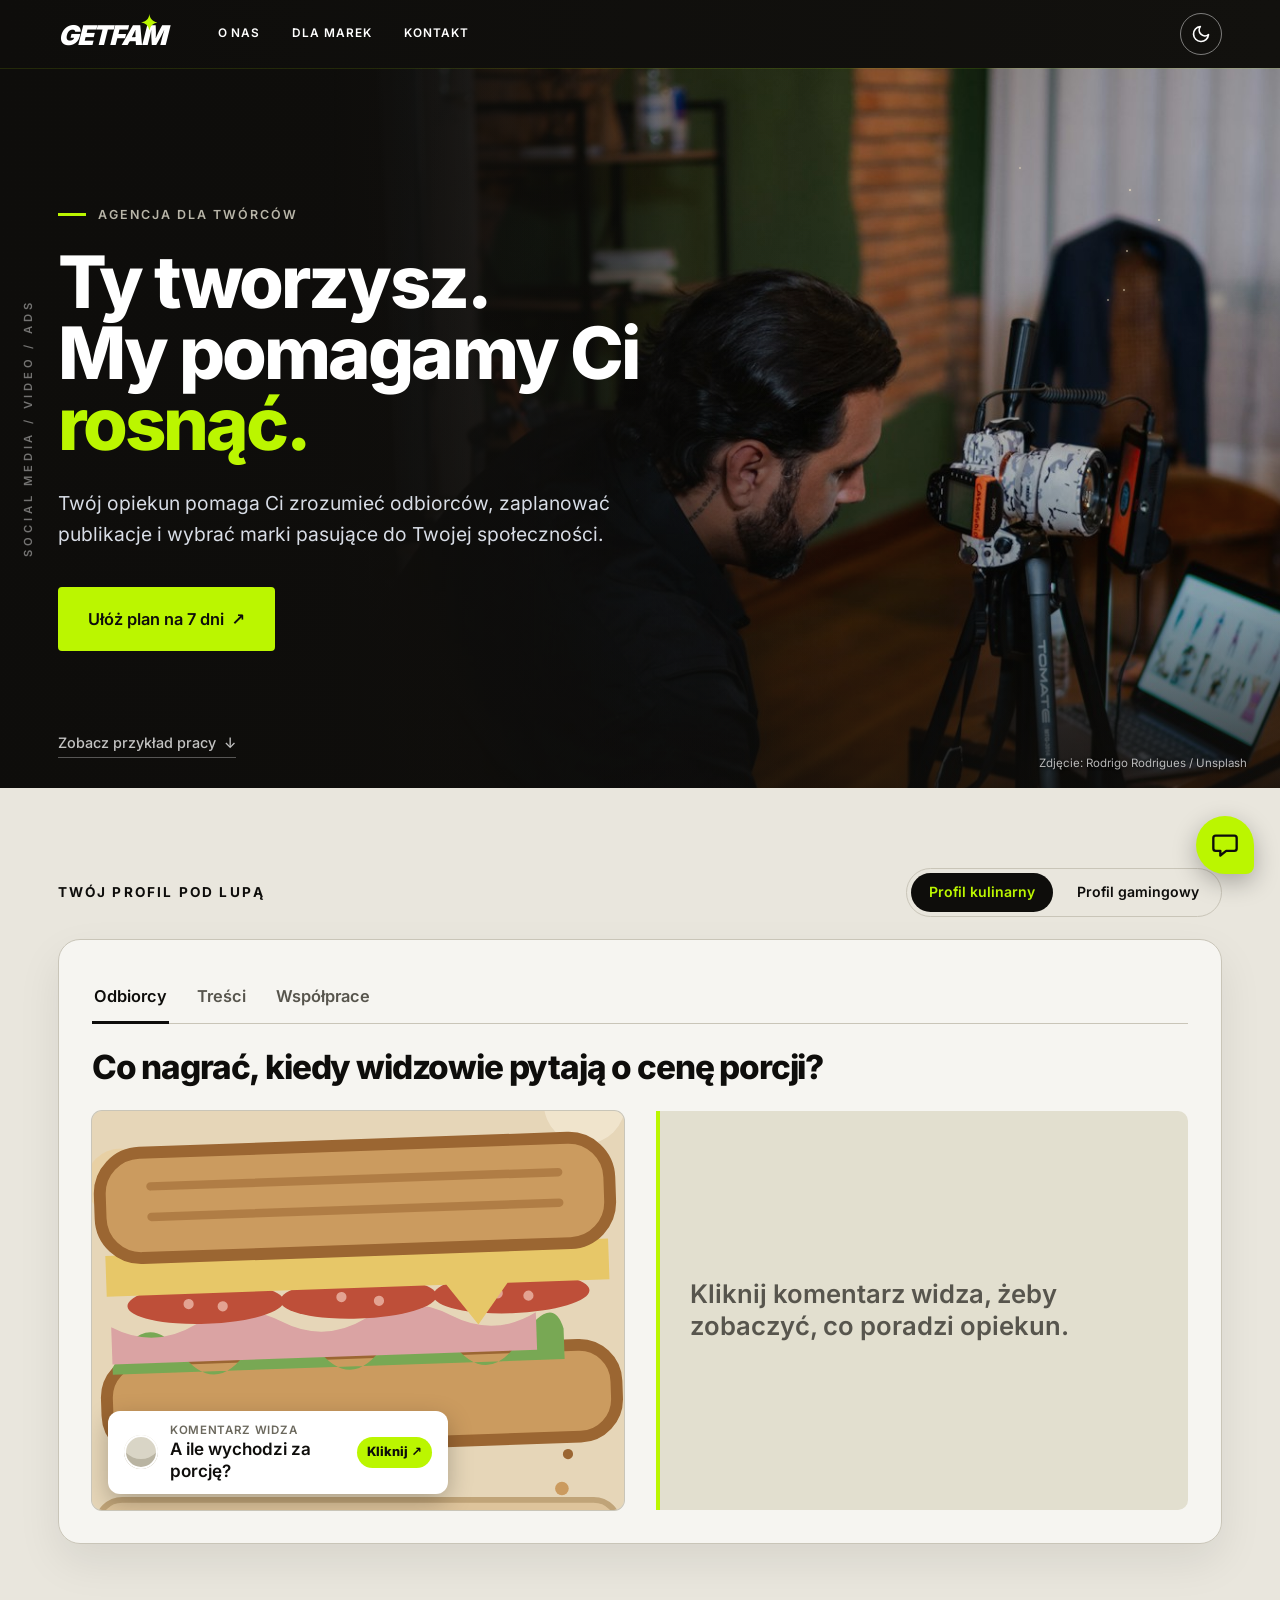
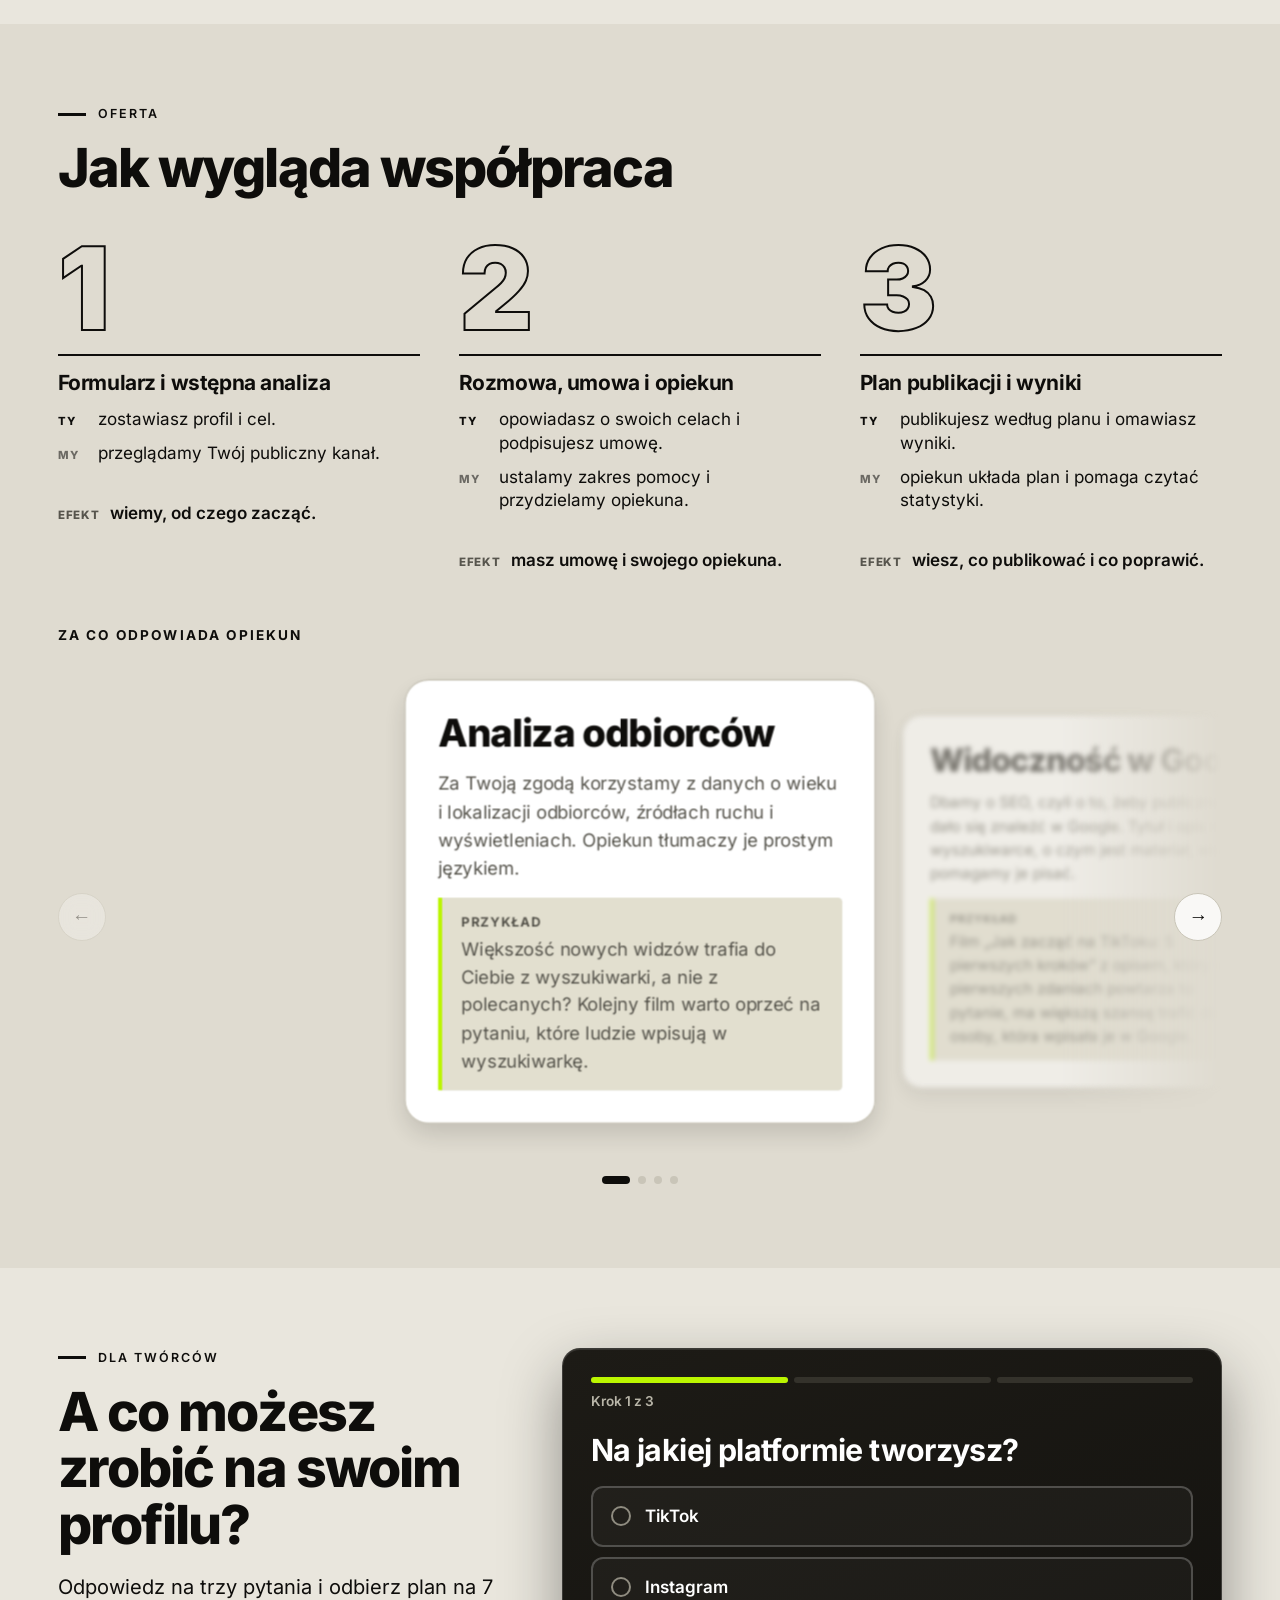
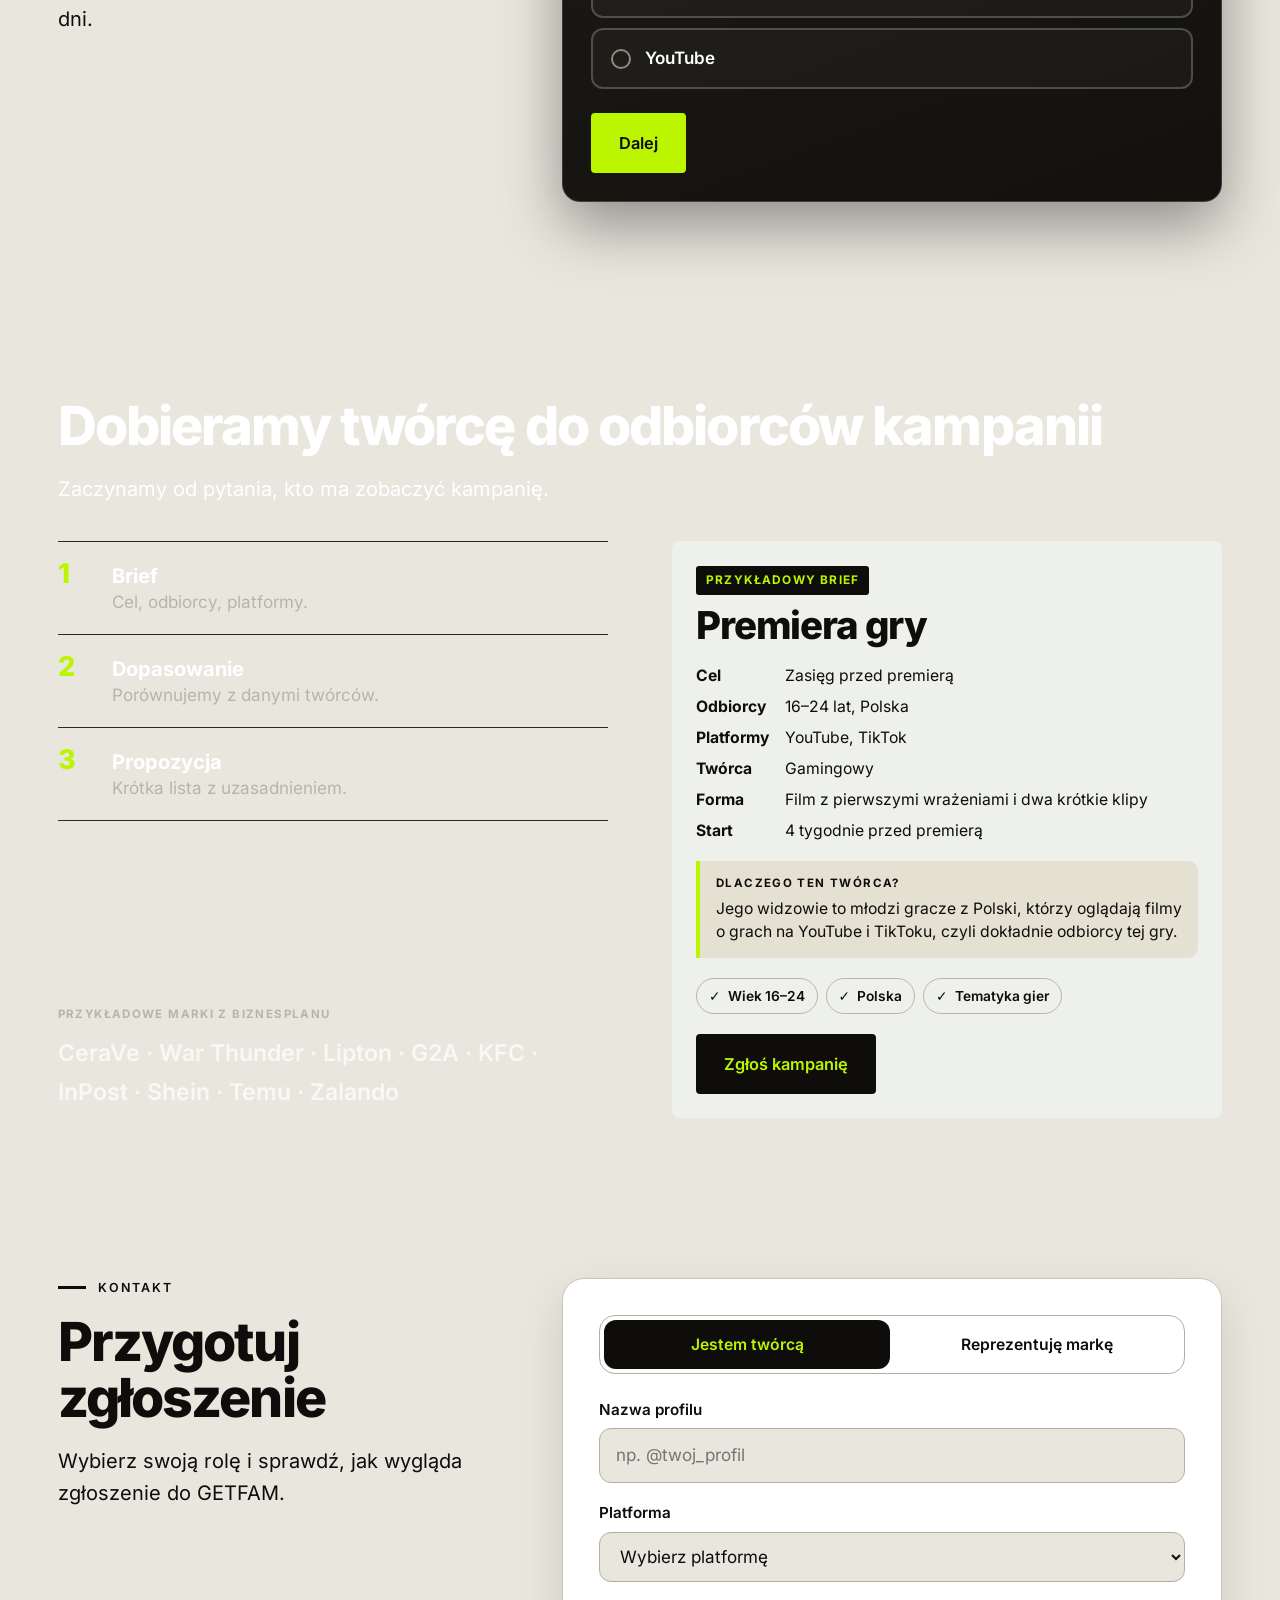
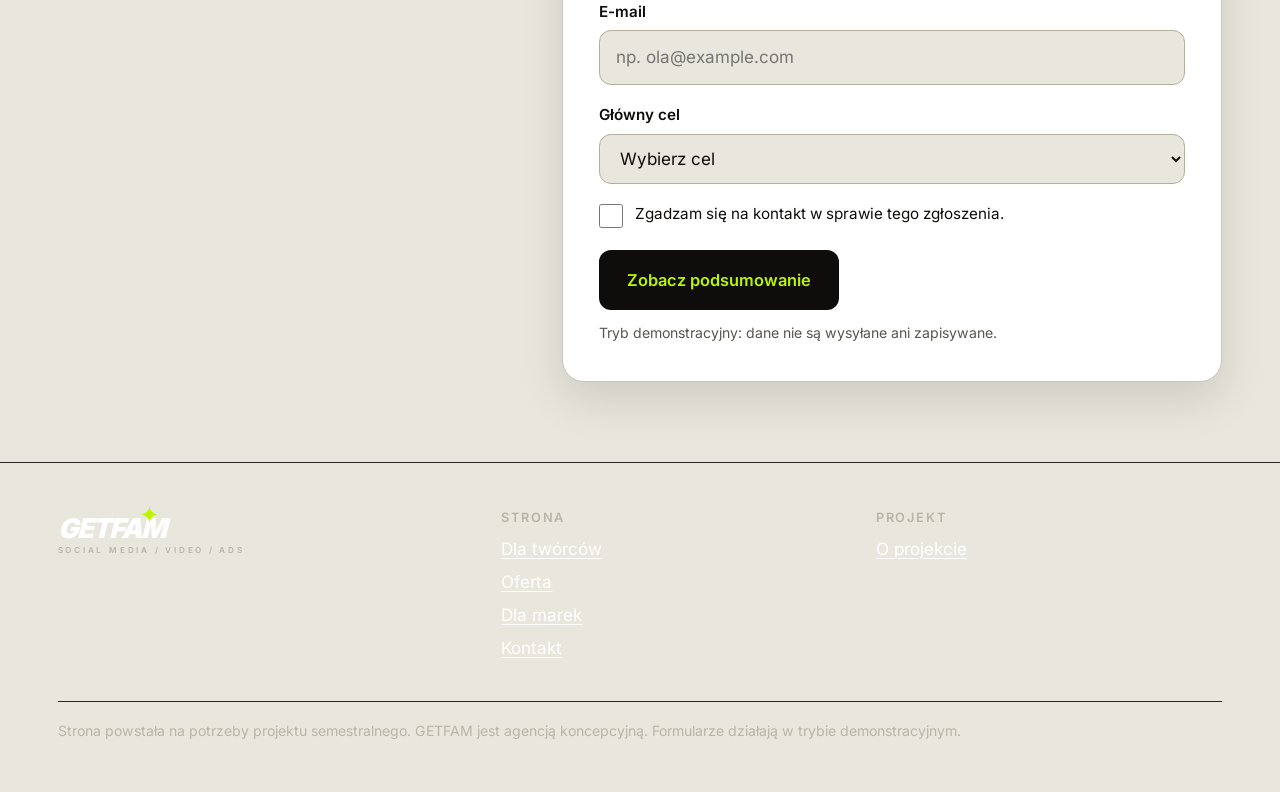
<file: index.html>
<!doctype html>
<html lang="pl">
<head>
  <meta charset="utf-8">
  <meta name="viewport" content="width=device-width, initial-scale=1">
  <title>GETFAM – agencja dla twórców internetowych</title>
  <meta name="description" content="GETFAM to ogólnopolska agencja dla osób od 16. roku życia, które chcą zostać twórcami internetowymi albo rozwinąć swój profil. Osobisty opiekun, analiza statystyk i współprace z markami.">
  <link rel="icon" href="data:image/svg+xml,%3Csvg xmlns='http://www.w3.org/2000/svg' viewBox='0 0 32 32'%3E%3Crect width='32' height='32' fill='%230e0d0b'/%3E%3Cpath d='M16 3c1 8 5 12 13 13-8 1-12 5-13 13-1-8-5-12-13-13 8-1 12-5 13-13z' fill='%23bbf600'/%3E%3C/svg%3E">
  <script>
    (function () {
      var h = document.documentElement;
      h.classList.add('js');
      var t = null;
      try { t = localStorage.getItem('getfam-theme'); } catch (e) {}
      if (t !== 'light' && t !== 'dark') t = (window.matchMedia && window.matchMedia('(prefers-color-scheme: dark)').matches) ? 'dark' : 'light';
      h.setAttribute('data-theme', t);
      if (!(window.matchMedia && window.matchMedia('(prefers-reduced-motion: reduce)').matches)) h.classList.add('intro');
    })();
  </script>
  <link rel="stylesheet" href="css/style.css?v=20261120w">
</head>
<body>
  <a class="skip-link" href="#main">Przejdź do treści</a>

  <header class="site-header on-dark">
    <div class="container">
      <a class="logo" href="index.html" aria-label="GETFAM – strona główna">
        <svg class="logo__star" viewBox="0 0 24 24" aria-hidden="true" focusable="false"><path d="M12 0c.8 7 5 11.2 12 12-7 .8-11.2 5-12 12-.8-7-5-11.2-12-12 7-.8 11.2-5 12-12z"/></svg>GETFAM
      </a>
      <div class="header-right">
        <nav class="site-nav" id="menu" aria-label="Główna nawigacja">
          <ul>
            <li><a href="#oferta"><span class="nav-clip"><span class="nav-roll" data-t="O nas">O nas</span></span></a></li>
            <li><a href="#marki"><span class="nav-clip"><span class="nav-roll" data-t="Dla marek">Dla marek</span></span></a></li>
            <li><a href="#kontakt"><span class="nav-clip"><span class="nav-roll" data-t="Kontakt">Kontakt</span></span></a></li>
          </ul>
        </nav>
        <button class="theme-toggle" type="button" id="theme-toggle" aria-pressed="false" aria-label="Ciemny motyw" title="Przełącz motyw jasny / ciemny">
          <svg class="i-moon" viewBox="0 0 24 24" aria-hidden="true" focusable="false"><path d="M21 12.8A9 9 0 1 1 11.2 3a7 7 0 0 0 9.8 9.8z"/></svg>
          <svg class="i-sun" viewBox="0 0 24 24" aria-hidden="true" focusable="false"><circle cx="12" cy="12" r="4"/><path d="M12 2v2M12 20v2M4.9 4.9l1.4 1.4M17.7 17.7l1.4 1.4M2 12h2M20 12h2M4.9 19.1l1.4-1.4M17.7 6.3l1.4-1.4"/></svg>
        </button>
        <button class="nav-toggle" type="button" aria-expanded="false" aria-controls="menu">Menu</button>
      </div>
    </div>
  </header>

  <main id="main">
    <!-- PIERWSZY EKRAN -->
    <section class="hero on-dark" id="top" aria-labelledby="hero-title">
      <div class="hero__bg">
        <picture>
          <source media="(max-width: 739px)" srcset="img/hero-mobile.jpg" width="1000" height="1000">
          <img src="img/hero-wide.jpg" width="2200" height="1400" alt="Twórca w półprofilu pochyla się nad aparatem na statywie w studiu. Z prawej wpada jasne, ciepłe światło.">
        </picture>
      </div>
      <div class="hero__shade" aria-hidden="true"></div>
      <div class="dust" id="dust" aria-hidden="true">
        <div class="shaft" id="shaft"></div>
      </div>

      <div class="container hero__inner">
        <div class="hero__copy">
          <p class="eyebrow">Agencja dla twórców</p>
          <h1 id="hero-title"><span>Ty tworzysz.</span> <span>My pomagamy Ci</span> <span class="accent">rosnąć.</span></h1>
          <p class="hero__lead">Twój opiekun pomaga Ci zrozumieć odbiorców, zaplanować publikacje i wybrać marki pasujące do Twojej społeczności.</p>
          <div class="btn-row">
            <a class="btn btn--primary" href="#audyt" id="hero-cta">Ułóż plan na 7 dni <span class="btn__arrow" aria-hidden="true">↗</span></a>
          </div>
        </div>
      </div>
      <div class="hero__rail" aria-hidden="true"><span>Social media / Video / Ads</span></div>
      <a class="hero__scroll" href="#rolka">Zobacz przykład pracy <span aria-hidden="true">↓</span></a>
      <p class="hero__credit">Zdjęcie: Rodrigo Rodrigues / Unsplash</p>
    </section>


<!-- TWÓJ PROFIL POD LUPĄ -->
    <section class="section profile" id="rolka" aria-labelledby="profile-title">
      <div class="container">
        <div class="profile__head">
          <h2 class="profile__title" id="profile-title">Twój profil pod lupą</h2>
          <div class="examples" role="group" aria-label="Wybierz przykład profilu">
          <button class="chip" type="button" data-ex="food" aria-pressed="true">Profil kulinarny</button>
          <button class="chip" type="button" data-ex="game" aria-pressed="false">Profil gamingowy</button>
          </div>
        </div>

        <div class="pex" id="ex-food">
          <div class="tabs" role="tablist" aria-label="Obszar decyzji">
            <button class="tab" role="tab" type="button" id="food-tab-audience" aria-selected="true" aria-controls="food-panel-audience">Odbiorcy</button>
            <button class="tab" role="tab" type="button" id="food-tab-content" aria-selected="false" aria-controls="food-panel-content" tabindex="-1">Treści</button>
            <button class="tab" role="tab" type="button" id="food-tab-collab" aria-selected="false" aria-controls="food-panel-collab" tabindex="-1">Współprace</button>
          </div>

          <div class="panel" role="tabpanel" id="food-panel-audience" aria-labelledby="food-tab-audience" tabindex="0">
            <h3 class="panel__q">Co nagrać, kiedy widzowie pytają o cenę porcji?</h3>
            <div class="case">
              <figure class="case__shot">
                <img src="img/kadr-kanapka.svg" alt="Ciasny kadr gotowej kanapki z jednej rolki kulinarnej" width="540" height="960">
                <button class="comment" type="button" aria-expanded="false">
                  <span class="comment__avatar" aria-hidden="true"></span>
                  <span class="comment__body">
                    <span class="comment__who">Komentarz widza</span>
                    <span class="comment__text">A ile wychodzi za porcję?</span>
                  </span>
                  <span class="comment__go" aria-hidden="true">Kliknij ↗</span>
                </button>
              </figure>
              <div class="case__rec" aria-live="polite">
                <p class="rec__idle">Kliknij komentarz widza, żeby zobaczyć, co poradzi opiekun.</p>
                <div class="rec__body" hidden>
                  <p class="rec__label">Rekomendacja opiekuna</p>
                  <p class="rec__text">Zrób serię „Obiady do 15 zł”. W pierwszym kadrze pokaż danie i cenę porcji.</p>
                  <p class="rec__measure">Po trzech odcinkach porównaj liczbę zapisów na 1000 wyświetleń.</p>
                </div>
              </div>
            </div>
          </div>

          <div class="panel" role="tabpanel" id="food-panel-content" aria-labelledby="food-tab-content" tabindex="0" hidden>
            <h3 class="panel__q">Jak zacząć rolkę, żeby widz został po 3 sekundach?</h3>
            <div class="clip" data-view="before" data-shot="a" data-result="off" data-cap-before="Gotowe danie pojawia się dopiero w 8. sekundzie." data-cap-after="Rolka zaczyna się od przekrojonego dania, a składniki wracają zaraz potem." data-label-before="Kadr otwierający: składniki rozłożone na blacie" data-label-after="Nowy kadr otwierający: przekrojone danie">
              <div class="clip__frame" role="img" aria-label="Kadr otwierający: składniki rozłożone na blacie">
                <img class="shot shot--a" src="img/kadr-skladniki.svg" alt="" width="540" height="960">
                <img class="shot shot--b" src="img/kadr-kanapka.svg" alt="" width="540" height="960">
                <span class="clip__time" aria-hidden="true">0:00</span>
              </div>
              <div class="clip__side">
                <div class="switch" role="group" aria-label="Wersja rolki">
                  <button type="button" data-view="before" aria-pressed="true">Pierwsza wersja</button>
                  <button type="button" data-view="after" aria-pressed="false">Po przesunięciu</button>
                </div>
                <p class="clip__caption" aria-live="polite">Gotowe danie pojawia się dopiero w 8. sekundzie.</p>

                <div class="timeline" aria-hidden="true">
                  <div class="timeline__track">
                    <div class="seg seg--cut"><img src="img/kadr-kanapka.svg" alt=""><span>Przekrojenie</span></div>
                    <div class="seg seg--ing"><img src="img/kadr-skladniki.svg" alt=""><span>Składniki</span></div>
                    <div class="seg seg--recipe"><span>Przepis</span></div>
                  </div>
                  <div class="timeline__ticks"><span>0:00</span><span>0:08</span><span>0:15</span></div>
                </div>

                <figure class="retention">
                  <figcaption>Ile osób zostaje po 3 sekundach</figcaption>
                  <div class="bar-row"><span>Pierwsza wersja</span><div class="bar"><i style="--w:41%"></i></div><b>41%</b></div>
                  <div class="bar-row"><span>Po przesunięciu</span><div class="bar bar--after"><i style="--w:63%"></i></div><b>63%</b></div>
                </figure>
              </div>
            </div>
          </div>

          <div class="panel" role="tabpanel" id="food-panel-collab" aria-labelledby="food-tab-collab" tabindex="0" hidden>
            <h3 class="panel__q">Firma chce być w Twoim filmie. Jak to zrobić dobrze?</h3>
            <div class="picker">
              <p class="picker__label" id="food-picker-label">Firma płaci Ci za pokazanie jej produktu w Twoim filmie. Kliknij produkt, a zobaczysz, jak opiekun wymyśliłby taki film, żeby widzowie go polubili:</p>
              <div class="chips" role="group" aria-labelledby="food-picker-label">
                <button class="chip" type="button" data-pick="makaron" data-idea="Odcinek „Makaron na trzy sposoby”: jeden produkt, trzy przepisy poniżej 10 zł za porcję." data-why="Twoi widzowie pytają o cenę porcji, więc film pokazuje to, czego i tak szukają." aria-pressed="false">Makaron</button>
                <button class="chip" type="button" data-pick="ryz" data-idea="Seria „Ryż na cały tydzień”: pięć obiadów z jednego opakowania, z ceną porcji w pierwszym kadrze." data-why="To rozwija Twój pomysł na tanie obiady, więc film nie wygląda jak reklama." aria-pressed="false">Ryż</button>
                <button class="chip" type="button" data-pick="pomidory" data-idea="Rolka „Jedna puszka, trzy dania”: sos, zupa i shakshuka, z kosztem każdego dania na ekranie." data-why="Widzowie dostają konkretny przepis, a marka jest w nim naturalnie." aria-pressed="false">Pomidory w puszce</button>
              </div>
              <div class="insight__tip pick-out" aria-live="polite"><p class="pick-hint">Wybierz jedną z opcji powyżej.</p></div>
            </div>
          </div>
        </div>

        <div class="pex" id="ex-game" hidden>
          <div class="tabs" role="tablist" aria-label="Obszar decyzji">
            <button class="tab" role="tab" type="button" id="game-tab-audience" aria-selected="true" aria-controls="game-panel-audience">Odbiorcy</button>
            <button class="tab" role="tab" type="button" id="game-tab-content" aria-selected="false" aria-controls="game-panel-content" tabindex="-1">Treści</button>
            <button class="tab" role="tab" type="button" id="game-tab-collab" aria-selected="false" aria-controls="game-panel-collab" tabindex="-1">Współprace</button>
          </div>

          <div class="panel" role="tabpanel" id="game-panel-audience" aria-labelledby="game-tab-audience" tabindex="0">
            <h3 class="panel__q">Co nagrać, kiedy widzowie pytają o Twoje ustawienia?</h3>
            <div class="case">
              <figure class="case__shot">
                <img src="img/kadr-gra-akcja.svg" alt="Ujęcie z gry akcji: celownik na sylwetce przeciwnika, pasek zdrowia i amunicji" width="540" height="960">
                <button class="comment" type="button" aria-expanded="false">
                  <span class="comment__avatar" aria-hidden="true"></span>
                  <span class="comment__body">
                    <span class="comment__who">Komentarz widza</span>
                    <span class="comment__text">Jakie masz ustawienia myszki?</span>
                  </span>
                  <span class="comment__go" aria-hidden="true">Kliknij ↗</span>
                </button>
              </figure>
              <div class="case__rec" aria-live="polite">
                <p class="rec__idle">Kliknij komentarz widza, żeby zobaczyć, co poradzi opiekun.</p>
                <div class="rec__body" hidden>
                  <p class="rec__label">Rekomendacja opiekuna</p>
                  <p class="rec__text">Nagraj film „Moje ustawienia w 60 sekund”. Pokaż czułość i celownik na ekranie już w pierwszej sekundzie.</p>
                  <p class="rec__measure">Po trzech filmach porównaj liczbę zapisów i udostępnień na 1000 wyświetleń.</p>
                </div>
              </div>
            </div>
          </div>

          <div class="panel" role="tabpanel" id="game-panel-content" aria-labelledby="game-tab-content" tabindex="0" hidden>
            <h3 class="panel__q">Jak zacząć klip, żeby widz został po 3 sekundach?</h3>
            <div class="clip" data-view="before" data-shot="a" data-result="off" data-cap-before="Najlepsza akcja zaczyna się dopiero w 8. sekundzie." data-cap-after="Klip zaczyna się od akcji, a wstęp i ładowanie gry znikają." data-label-before="Kadr otwierający: ekran ładowania gry" data-label-after="Nowy kadr otwierający: akcja z gry">
              <div class="clip__frame" role="img" aria-label="Kadr otwierający: ekran ładowania gry">
                <img class="shot shot--a" src="img/kadr-gra-wstep.svg" alt="" width="540" height="960">
                <img class="shot shot--b" src="img/kadr-gra-akcja.svg" alt="" width="540" height="960">
                <span class="clip__time" aria-hidden="true">0:00</span>
              </div>
              <div class="clip__side">
                <div class="switch" role="group" aria-label="Wersja rolki">
                  <button type="button" data-view="before" aria-pressed="true">Pierwsza wersja</button>
                  <button type="button" data-view="after" aria-pressed="false">Po przesunięciu</button>
                </div>
                <p class="clip__caption" aria-live="polite">Najlepsza akcja zaczyna się dopiero w 8. sekundzie.</p>

                <div class="timeline" aria-hidden="true">
                  <div class="timeline__track">
                    <div class="seg seg--cut"><img src="img/kadr-gra-akcja.svg" alt=""><span>Akcja</span></div>
                    <div class="seg seg--ing"><img src="img/kadr-gra-wstep.svg" alt=""><span>Wstęp</span></div>
                    <div class="seg seg--recipe"><span>Komentarz</span></div>
                  </div>
                  <div class="timeline__ticks"><span>0:00</span><span>0:08</span><span>0:15</span></div>
                </div>

                <figure class="retention">
                  <figcaption>Ile osób zostaje po 3 sekundach</figcaption>
                  <div class="bar-row"><span>Pierwsza wersja</span><div class="bar"><i style="--w:38%"></i></div><b>38%</b></div>
                  <div class="bar-row"><span>Po przesunięciu</span><div class="bar bar--after"><i style="--w:59%"></i></div><b>59%</b></div>
                </figure>
              </div>
            </div>
          </div>

          <div class="panel" role="tabpanel" id="game-panel-collab" aria-labelledby="game-tab-collab" tabindex="0" hidden>
            <h3 class="panel__q">Firma chce być w Twoim filmie. Jak to zrobić dobrze?</h3>
            <div class="picker">
              <p class="picker__label" id="game-picker-label">Firma płaci Ci za pokazanie jej produktu w Twoim filmie. Kliknij produkt, a zobaczysz, jak opiekun wymyśliłby taki film, żeby widzowie go polubili:</p>
              <div class="chips" role="group" aria-labelledby="game-picker-label">
                <button class="chip" type="button" data-pick="sluchawki" data-idea="Film „Słychać wroga wcześniej?”: ta sama mapa, dwa zestawy słuchawek i porównanie wyników." data-why="Widzowie sami chcą wiedzieć, czy sprzęt daje przewagę, więc test ich interesuje." aria-pressed="false">Słuchawki</button>
                <button class="chip" type="button" data-pick="fotel" data-idea="Seria „Sześć godzin w jednym fotelu”: maraton gry z notatką o komforcie po każdej godzinie." data-why="Twoi widzowie grają długo, więc komfort jest dla nich realnym tematem." aria-pressed="false">Fotel gamingowy</button>
                <button class="chip" type="button" data-pick="klucze" data-idea="Premiera gry: pierwsze wrażenia na żywo i krótkie klipy z najlepszymi momentami." data-why="To zwykły format Twojego kanału, a marka dostaje zasięg przed premierą." aria-pressed="false">Nowa gra</button>
              </div>
              <div class="insight__tip pick-out" aria-live="polite"><p class="pick-hint">Wybierz jedną z opcji powyżej.</p></div>
            </div>
          </div>
        </div>
      </div>
    </section>


<!-- OFERTA -->
    <section class="section section--alt" id="oferta" aria-labelledby="offer-title">
      <div class="container">
        <p class="eyebrow">Oferta</p>
        <h2 class="section-title" id="offer-title">Jak wygląda współpraca</h2>

        <ol class="steps3" id="steps3">
          <li class="step">
            <span class="step__num" aria-hidden="true">1</span>
            <div class="step__card">
              <h3>Formularz i wstępna analiza</h3>
              <p class="step__row"><b class="step__who step__who--you">Ty</b><span>zostawiasz profil i cel.</span></p>
              <p class="step__row"><b class="step__who">My</b><span>przeglądamy Twój publiczny kanał.</span></p>
              <p class="step__out"><b>Efekt</b><span>wiemy, od czego zacząć.</span></p>
            </div>
          </li>
          <li class="step">
            <span class="step__num" aria-hidden="true">2</span>
            <div class="step__card">
              <h3>Rozmowa, umowa i opiekun</h3>
              <p class="step__row"><b class="step__who step__who--you">Ty</b><span>opowiadasz o swoich celach i podpisujesz umowę.</span></p>
              <p class="step__row"><b class="step__who">My</b><span>ustalamy zakres pomocy i przydzielamy opiekuna.</span></p>
              <p class="step__out"><b>Efekt</b><span>masz umowę i swojego opiekuna.</span></p>
            </div>
          </li>
          <li class="step">
            <span class="step__num" aria-hidden="true">3</span>
            <div class="step__card">
              <h3>Plan publikacji i wyniki</h3>
              <p class="step__row"><b class="step__who step__who--you">Ty</b><span>publikujesz według planu i omawiasz wyniki.</span></p>
              <p class="step__row"><b class="step__who">My</b><span>opiekun układa plan i pomaga czytać statystyki.</span></p>
              <p class="step__out"><b>Efekt</b><span>wiesz, co publikować i co poprawić.</span></p>
            </div>
          </li>
        </ol>

        <h3 class="services-title">Za co odpowiada opiekun</h3>
        <div class="carousel" id="services-car" role="region" aria-roledescription="karuzela" aria-label="Za co odpowiada opiekun">
          <div class="carousel__stage">
            <button class="carousel__btn carousel__btn--prev" type="button" data-dir="-1" aria-label="Poprzednia karta">←</button>
            <div class="carousel__track" tabindex="0">
            <article class="svc-card" role="group" aria-roledescription="slajd" aria-label="1 z 4">
              <h4>Analiza odbiorców</h4>
              <p>Za Twoją zgodą korzystamy z danych o wieku i lokalizacji odbiorców, źródłach ruchu i wyświetleniach. Opiekun tłumaczy je prostym językiem.</p>
              <p class="example"><b>Przykład</b>Większość nowych widzów trafia do Ciebie z wyszukiwarki, a nie z polecanych? Kolejny film warto oprzeć na pytaniu, które ludzie wpisują w wyszukiwarkę.</p>
            </article>
            <article class="svc-card" role="group" aria-roledescription="slajd" aria-label="2 z 4">
              <h4>Widoczność w Google</h4>
              <p>Dbamy o SEO, czyli o to, żeby publiczne treści dało się znaleźć w Google. Tytuł i opis mówią wyszukiwarce, o czym jest materiał, więc pomagamy je pisać.</p>
              <p class="example"><b>Przykład</b>Film „Jak zacząć na TikToku: 5 pierwszych kroków” z opisem, który w pierwszych zdaniach powtarza to pytanie, ma większą szansę trafić do osoby, która wpisała je w Google.</p>
            </article>
            <article class="svc-card" role="group" aria-roledescription="slajd" aria-label="3 z 4">
              <h4>Edycja publikacji</h4>
              <p>W uzgodnionym zakresie pomagamy skracać materiały, dodawać napisy i poprawiać opisy. Decyzja o publikacji zawsze należy do Ciebie.</p>
              <p class="example"><b>Przykład</b>Wysyłasz surowy film. Dostajesz propozycję skrótu i napisów, a Ty akceptujesz ją albo wskazujesz poprawki.</p>
            </article>
            <article class="svc-card" role="group" aria-roledescription="slajd" aria-label="4 z 4">
              <h4>Moderacja komentarzy</h4>
              <p>Na Twoją prośbę ukrywamy spam i obraźliwe komentarze według zasad, które ustalisz z opiekunem. Działamy tylko w uzgodnionym zakresie.</p>
              <p class="example"><b>Przykład</b>Ustalasz, że ukrywamy linki reklamowe i wulgaryzmy. Pytania widzów zostawiamy Tobie albo oznaczamy do odpowiedzi.</p>
            </article>
          </div>
            <button class="carousel__btn carousel__btn--next" type="button" data-dir="1" aria-label="Następna karta">→</button>
          </div>
          <div class="carousel__dots" aria-hidden="true"></div>
        </div></details>
        </div>
      </div>
    </section>


<!-- AUDYT -->
    <section class="section" id="audyt" aria-labelledby="audit-title">
      <div class="container audit-wrap">
        <div>
          <p class="eyebrow">Dla twórców</p>
          <h2 class="section-title" id="audit-title">A co możesz zrobić na swoim profilu?</h2>
          <p class="lead">Odpowiedz na trzy pytania i odbierz plan na 7 dni.</p>
        </div>

        <div class="audit" id="audit">
          <form id="audit-form" novalidate>
            <ol class="audit__progress" aria-hidden="true">
              <li></li><li></li><li></li>
            </ol>
            <p class="audit__count" id="audit-count" aria-live="polite">Krok 1 z 3</p>

            <fieldset class="audit__step" data-key="platform">
              <legend tabindex="-1">Na jakiej platformie tworzysz?</legend>
              <div class="options">
                <label class="option"><input type="radio" name="platform" value="tiktok"><span class="option__body">TikTok</span></label>
                <label class="option"><input type="radio" name="platform" value="instagram"><span class="option__body">Instagram</span></label>
                <label class="option"><input type="radio" name="platform" value="youtube"><span class="option__body">YouTube</span></label>
              </div>
            </fieldset>

            <fieldset class="audit__step" data-key="stage" hidden>
              <legend tabindex="-1">Na jakim jesteś etapie?</legend>
              <div class="options">
                <label class="option"><input type="radio" name="stage" value="start"><span class="option__body">Dopiero zaczynam<small>Mam kilka materiałów albo żadnego.</small></span></label>
                <label class="option"><input type="radio" name="stage" value="irregular"><span class="option__body">Publikuję nieregularnie<small>Są przerwy i brakuje stałego rytmu.</small></span></label>
                <label class="option"><input type="radio" name="stage" value="regular"><span class="option__body">Publikuję regularnie<small>Mam stały rytm i historię statystyk.</small></span></label>
              </div>
            </fieldset>

            <fieldset class="audit__step" data-key="goal" hidden>
              <legend tabindex="-1">Co jest dla Ciebie najważniejsze?</legend>
              <div class="options">
                <label class="option"><input type="radio" name="goal" value="reach"><span class="option__body">Większy zasięg</span></label>
                <label class="option"><input type="radio" name="goal" value="community"><span class="option__body">Aktywniejsza społeczność</span></label>
                <label class="option"><input type="radio" name="goal" value="brand"><span class="option__body">Pierwsza współpraca z marką</span></label>
              </div>
            </fieldset>

            <p class="audit__error" id="audit-error" role="alert" hidden>Wybierz jedną odpowiedź, żeby przejść dalej.</p>

            <div class="audit__actions" id="audit-actions">
              <button class="btn" type="button" id="audit-back" hidden>Wstecz</button>
              <button class="btn btn--primary" type="button" id="audit-next">Dalej</button>
            </div>
          </form>

          <div class="audit__result" id="audit-result" hidden>
            <div class="result-head">
              <h3 id="audit-result-title" tabindex="-1">Twój plan na 7 dni</h3>
              <span class="burst" id="audit-burst" aria-hidden="true"><i></i><i></i><i></i></span>
            </div>
            <p class="audit__summary" id="audit-summary"></p>
            <ol class="plan" id="audit-plan"></ol>
            <p class="audit__disclaimer">Wskazówki ogólne, dobrane do trzech odpowiedzi. Nie są analizą Twojego konta ani obietnicą wyników.</p>
            <div class="audit__actions">
              <button class="btn btn--primary" type="button" id="audit-to-form">Omów plan z opiekunem</button>
              <button class="btn" type="button" id="audit-edit">Cofnij do ostatniego kroku</button>
              <button class="btn btn--ghost" type="button" id="audit-restart">Zrób audyt od nowa</button>
            </div>
          </div>
        </div>
      </div>
    </section>

    <!-- DLA MAREK -->
    <section class="section section--dark on-dark" id="marki" aria-labelledby="brands-title">
      <div class="container">
        <p class="eyebrow">Dla marek</p>
        <h2 class="section-title" id="brands-title">Dobieramy twórcę do odbiorców kampanii</h2>
        <p class="lead">Zaczynamy od pytania, kto ma zobaczyć kampanię.</p>

        <div class="brands-grid">
          <div>
            <ol class="steps-list">
              <li><div><h3>Brief</h3><p>Cel, odbiorcy, platformy.</p></div></li>
              <li><div><h3>Dopasowanie</h3><p>Porównujemy z danymi twórców.</p></div></li>
              <li><div><h3>Propozycja</h3><p>Krótka lista z uzasadnieniem.</p></div></li>
            </ol>

            <div class="brand-list">
              <p class="fine">Przykładowe marki z biznesplanu</p>
              <p class="names">CeraVe · War Thunder · Lipton · G2A · KFC · InPost · Shein · Temu · Zalando</p>
            </div>
          </div>

          <article class="brief" aria-labelledby="brief-title">
            <span class="tag">Przykładowy brief</span>
            <h3 id="brief-title">Premiera gry</h3>
            <dl>
              <dt>Cel</dt><dd>Zasięg przed premierą</dd>
              <dt>Odbiorcy</dt><dd>16–24 lat, Polska</dd>
              <dt>Platformy</dt><dd>YouTube, TikTok</dd>
              <dt>Twórca</dt><dd>Gamingowy</dd>
              <dt>Forma</dt><dd>Film z pierwszymi wrażeniami i dwa krótkie klipy</dd>
              <dt>Start</dt><dd>4 tygodnie przed premierą</dd>
            </dl>
            <p class="why"><strong>Dlaczego ten twórca?</strong> Jego widzowie to młodzi gracze z Polski, którzy oglądają filmy o grach na YouTube i TikToku, czyli dokładnie odbiorcy tej gry.</p>
            <ul class="fit" aria-label="Dopasowanie twórcy">
              <li>Wiek 16–24</li><li>Polska</li><li>Tematyka gier</li>
            </ul>
            <button class="btn btn--dark" type="button" id="brief-cta">Zgłoś kampanię</button>
          </article>
        </div>
      </div>
    </section>

    <!-- KONTAKT -->
    <section class="section" id="kontakt" aria-labelledby="contact-title">
      <div class="container contact-grid">
        <div>
          <p class="eyebrow">Kontakt</p>
          <h2 class="section-title" id="contact-title">Przygotuj zgłoszenie</h2>
          <p class="lead">Wybierz swoją rolę i sprawdź, jak wygląda zgłoszenie do GETFAM.</p>
        </div>

        <div class="form-card">
          <form id="contact-form" novalidate>
            <fieldset class="segmented" id="role-group">
              <legend class="sr-only">Kim jesteś?</legend>
              <label><input type="radio" name="role" value="creator" checked><span>Jestem twórcą</span></label>
              <label><input type="radio" name="role" value="brand"><span>Reprezentuję markę</span></label>
            </fieldset>

            <p class="form-status" id="form-status" role="alert" hidden></p>

            <div data-role="creator">
              <div class="field">
                <label for="c_name">Nazwa profilu</label>
                <input type="text" id="c_name" name="c_name" autocomplete="off" aria-describedby="c_name-error" placeholder="np. @twoj_profil">
                <p class="field__error" id="c_name-error" hidden></p>
              </div>
              <div class="field">
                <label for="c_platform">Platforma</label>
                <select id="c_platform" name="c_platform" aria-describedby="c_platform-error">
                  <option value="">Wybierz platformę</option>
                  <option value="tiktok">TikTok</option>
                  <option value="instagram">Instagram</option>
                  <option value="youtube">YouTube</option>
                </select>
                <p class="field__error" id="c_platform-error" hidden></p>
              </div>
              <div class="field">
                <label for="c_email">E-mail</label>
                <input type="email" id="c_email" name="c_email" autocomplete="email" aria-describedby="c_email-error" placeholder="np. ola@example.com">
                <p class="field__error" id="c_email-error" hidden></p>
              </div>
              <div class="field">
                <label for="c_goal">Główny cel</label>
                <select id="c_goal" name="c_goal" aria-describedby="c_goal-error">
                  <option value="">Wybierz cel</option>
                  <option value="reach">Większy zasięg</option>
                  <option value="community">Aktywniejsza społeczność</option>
                  <option value="brand">Pierwsza współpraca z marką</option>
                </select>
                <p class="field__error" id="c_goal-error" hidden></p>
              </div>
            </div>

            <div data-role="brand" hidden>
              <div class="field">
                <label for="b_name">Nazwa firmy</label>
                <input type="text" id="b_name" name="b_name" autocomplete="organization" aria-describedby="b_name-error">
                <p class="field__error" id="b_name-error" hidden></p>
              </div>
              <div class="field">
                <label for="b_email">E-mail służbowy</label>
                <input type="email" id="b_email" name="b_email" autocomplete="email" aria-describedby="b_email-error" placeholder="np. imie@firma.pl">
                <p class="field__error" id="b_email-error" hidden></p>
              </div>
              <div class="field">
                <label for="b_brief">Krótki opis kampanii <span class="hint">Cel, odbiorcy, platformy, termin. Co najmniej 20 znaków.</span></label>
                <textarea id="b_brief" name="b_brief" aria-describedby="b_brief-error"></textarea>
                <p class="field__error" id="b_brief-error" hidden></p>
              </div>
            </div>

            <div class="field">
              <div class="check">
                <input type="checkbox" id="consent" name="consent" aria-describedby="consent-error">
                <label for="consent">Zgadzam się na kontakt w sprawie tego zgłoszenia.</label>
              </div>
              <p class="field__error" id="consent-error" hidden></p>
            </div>

            <button class="btn btn--dark" type="submit">Zobacz podsumowanie</button>
            <p class="muted form-note">Tryb demonstracyjny: dane nie są wysyłane ani zapisywane.</p>
          </form>

          <div class="summary" id="summary" hidden>
            <p class="demo-badge">Tryb demonstracyjny — dane nie zostały wysłane</p>
            <h3 id="summary-title" tabindex="-1">Podsumowanie zgłoszenia</h3>
            <dl id="summary-list"></dl>
            <div class="btn-row">
              <button class="btn btn--dark" type="button" id="summary-edit">Wróć do edycji</button>
              <button class="btn btn--ghost" type="button" id="summary-new">Nowe zgłoszenie</button>
            </div>
          </div>
        </div>
      </div>
    </section>
  </main>

  <footer class="site-footer on-dark">
    <div class="container">
      <div class="footer-grid">
        <div>
          <a class="logo" href="index.html" aria-label="GETFAM – strona główna">
            <svg class="logo__star" viewBox="0 0 24 24" aria-hidden="true" focusable="false"><path d="M12 0c.8 7 5 11.2 12 12-7 .8-11.2 5-12 12-.8-7-5-11.2-12-12 7-.8 11.2-5 12-12z"/></svg>GETFAM<span class="logo__tag">Social media / Video / Ads</span>
          </a>
        </div>
        <div>
          <h2>Strona</h2>
          <ul>
            <li><a href="#audyt">Dla twórców</a></li>
            <li><a href="#oferta">Oferta</a></li>
            <li><a href="#marki">Dla marek</a></li>
            <li><a href="#kontakt">Kontakt</a></li>
          </ul>
        </div>
        <div>
          <h2>Projekt</h2>
          <ul>
            <li><a href="o-projekcie.html">O projekcie</a></li>
          </ul>
        </div>
      </div>
      <p class="footer-note">Strona powstała na potrzeby projektu semestralnego. GETFAM jest agencją koncepcyjną. Formularze działają w trybie demonstracyjnym.</p>
    </div>
  </footer>

  <div class="gfbot" id="gfbot">
    <section class="gfbot__panel" id="gfbot-panel" role="dialog" aria-labelledby="gfbot-title" hidden>
      <header class="gfbot__head">
        <svg class="gfbot__star" viewBox="0 0 24 24" aria-hidden="true" focusable="false"><path d="M12 0c.8 7 5 11.2 12 12-7 .8-11.2 5-12 12-.8-7-5-11.2-12-12 7-.8 11.2-5 12-12z"/></svg>
        <h2 id="gfbot-title">Czat GETFAM</h2>
        <button class="gfbot__close" type="button" id="gfbot-close" aria-label="Zamknij czat">×</button>
      </header>
      <div class="gfbot__log" id="gfbot-log" role="log" aria-live="polite">
        <p class="gfbot__msg gfbot__msg--bot">Cześć! W czym możemy pomóc?</p>
      </div>
      <form class="gfbot__form" id="gfbot-form" autocomplete="off">
        <label class="sr-only" for="gfbot-input">Twoja wiadomość</label>
        <input type="text" id="gfbot-input" placeholder="Napisz wiadomość…" maxlength="300">
        <button type="submit" class="gfbot__send" aria-label="Wyślij">↗</button>
      </form>
    </section>
    <button class="gfbot__toggle" type="button" id="gfbot-toggle" aria-expanded="false" aria-controls="gfbot-panel" aria-label="Otwórz czat">
      <svg viewBox="0 0 24 24" aria-hidden="true" focusable="false"><path d="M4 4h16a2 2 0 0 1 2 2v9a2 2 0 0 1-2 2h-7l-5 4v-4H4a2 2 0 0 1-2-2V6a2 2 0 0 1 2-2z"/></svg>
    </button>
  </div>

  <script src="js/app.js?v=20261120w"></script>
</body>
</html>
</file>
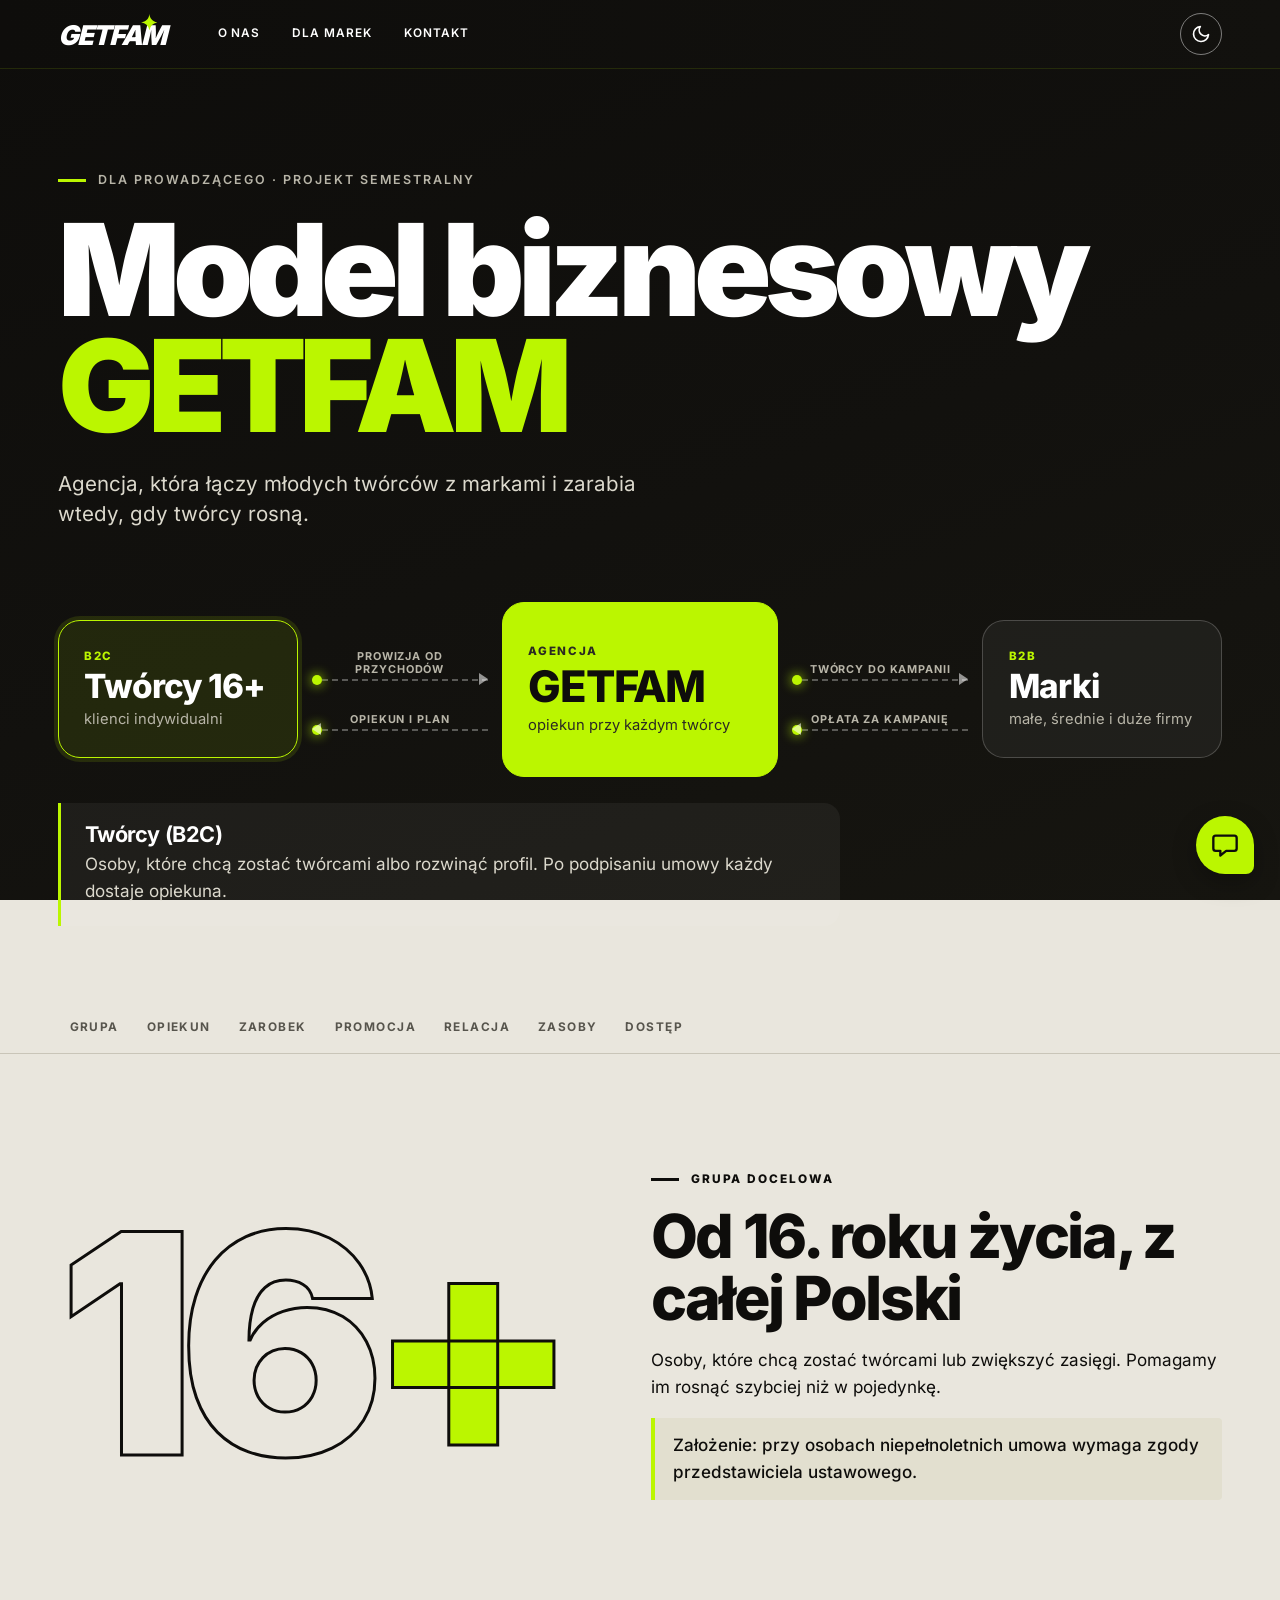
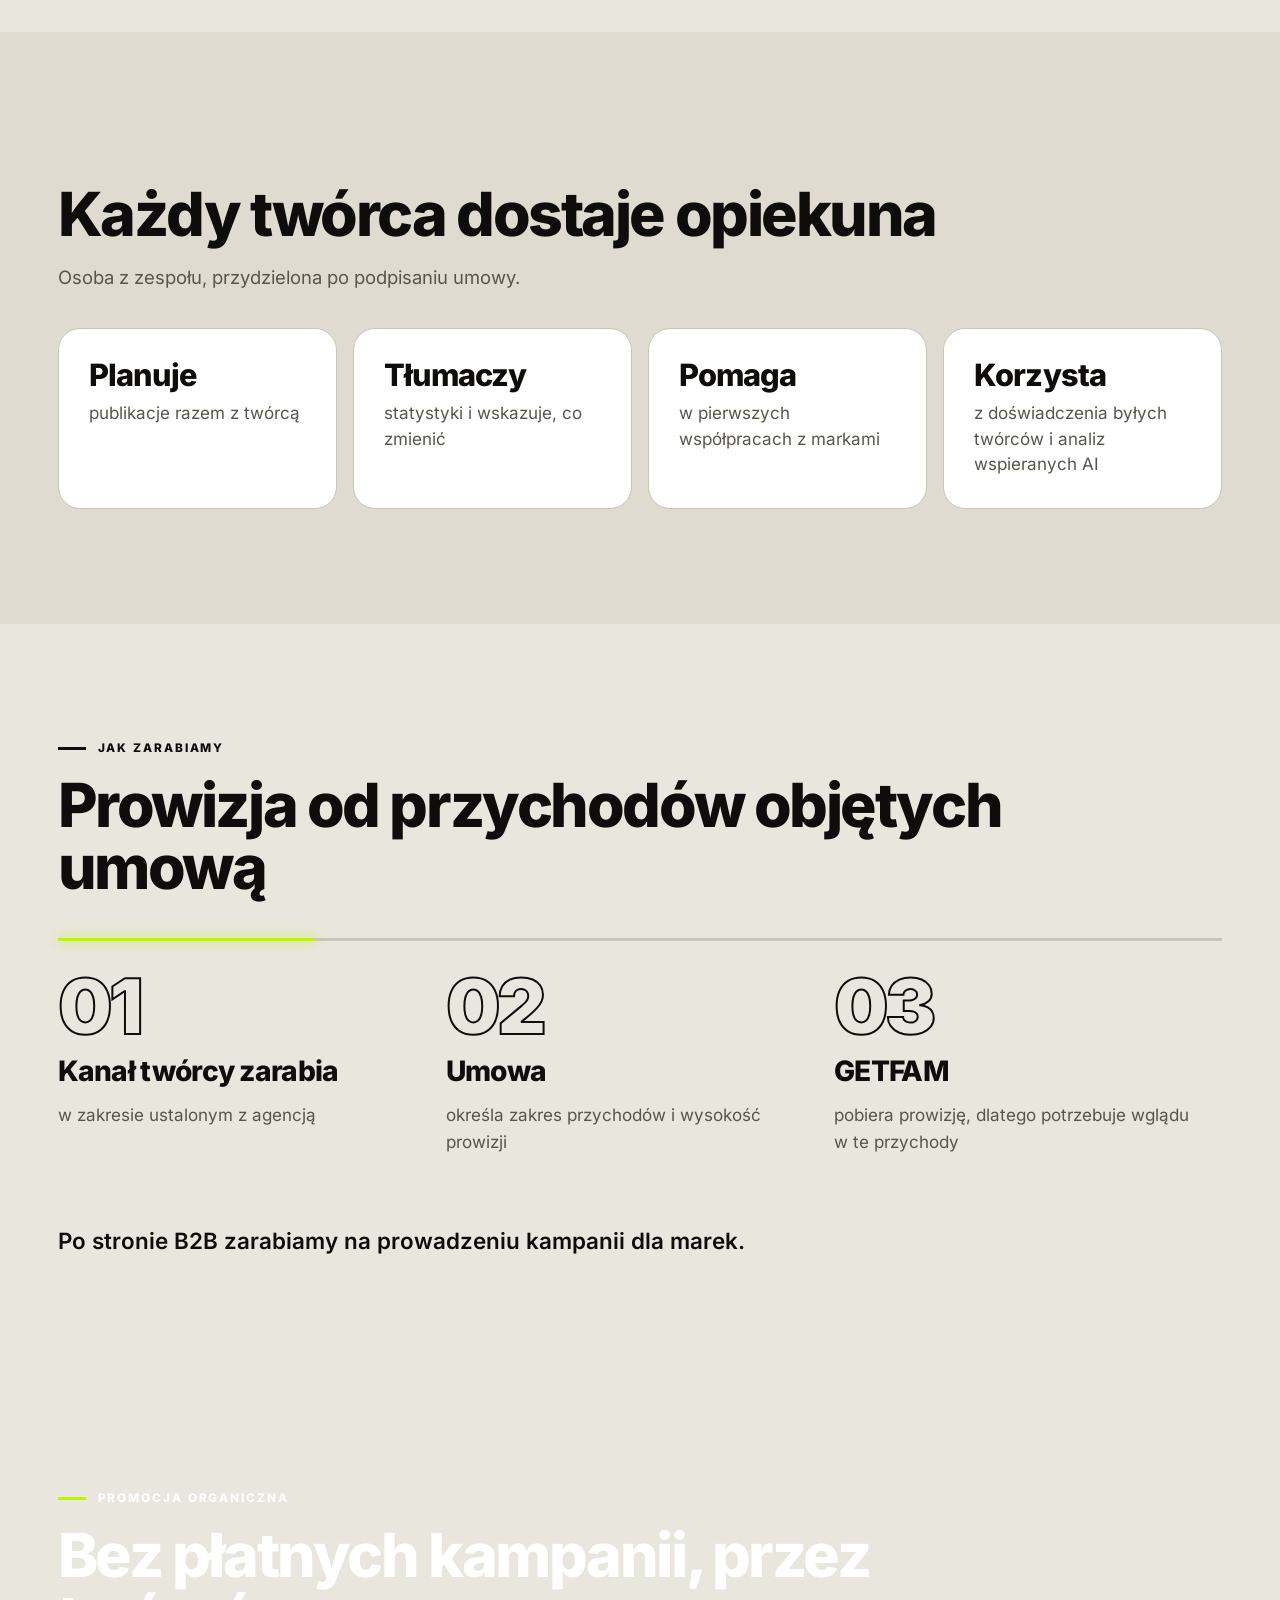
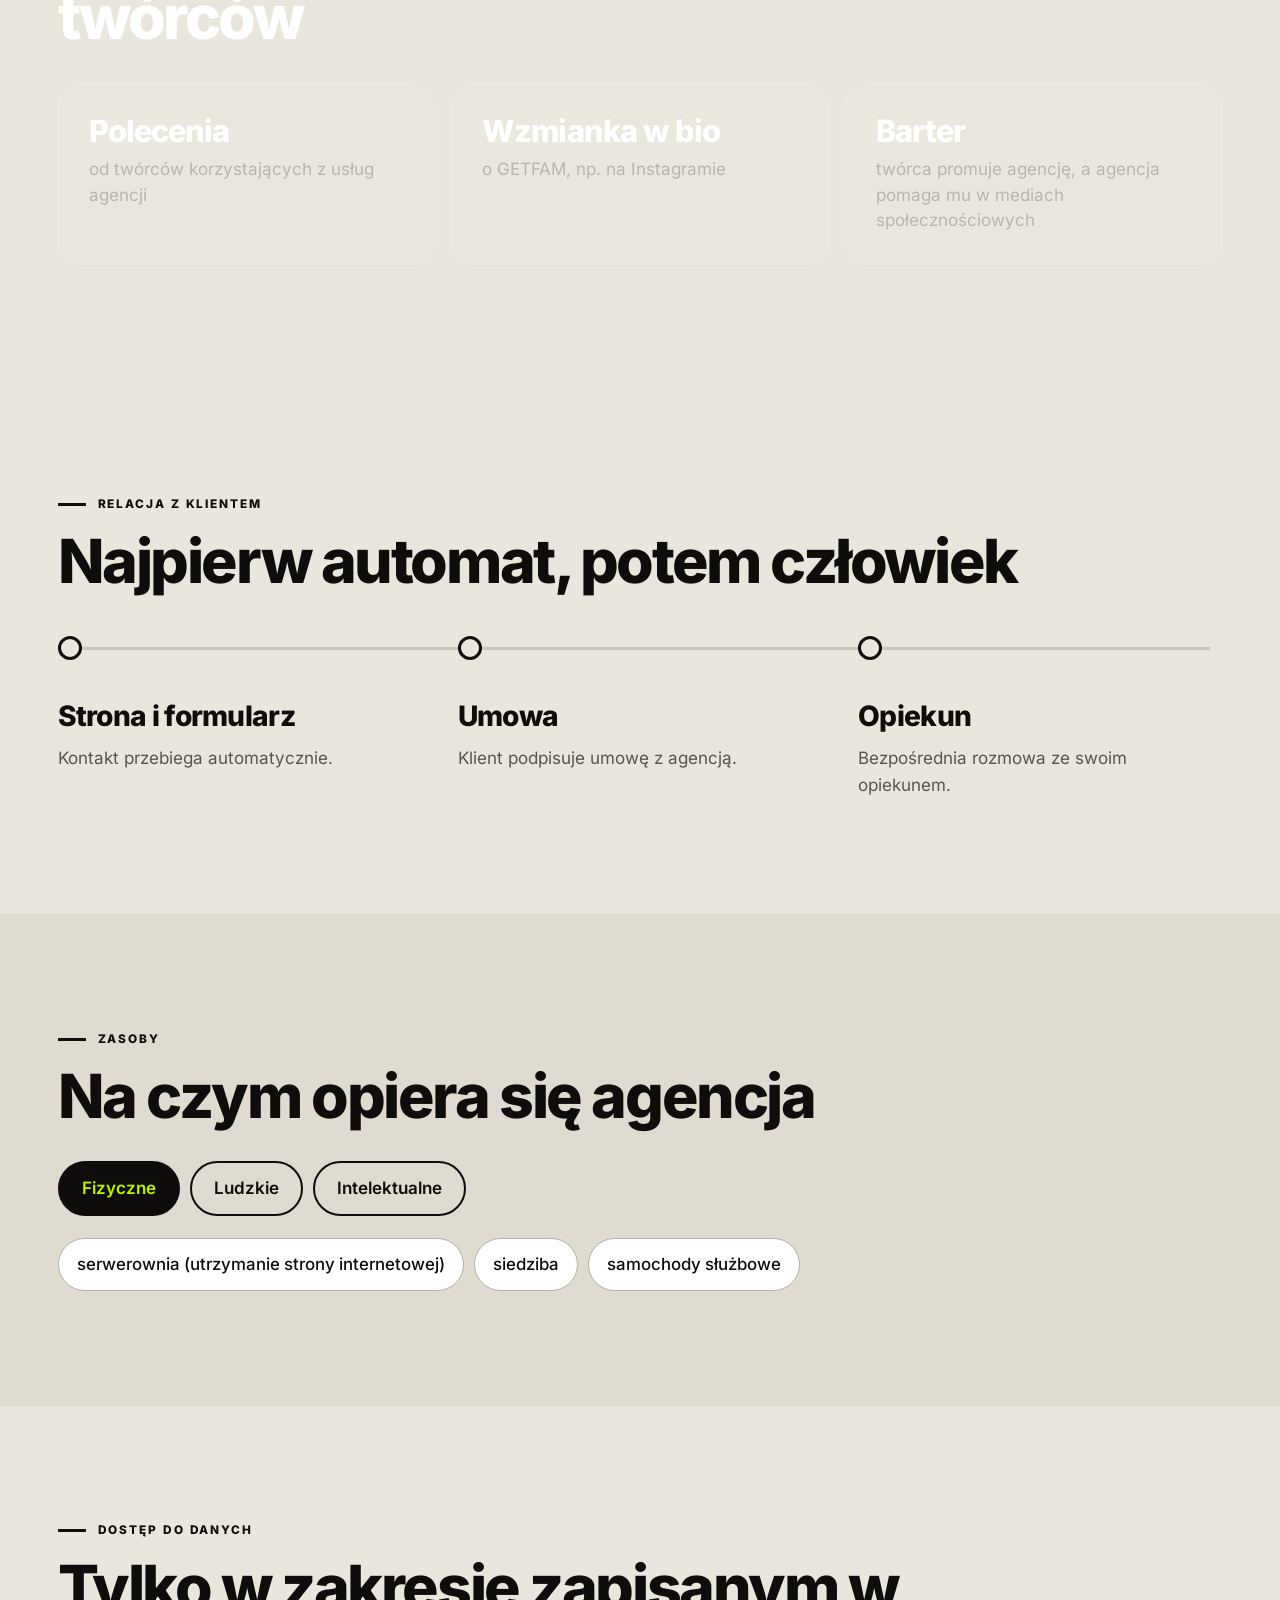
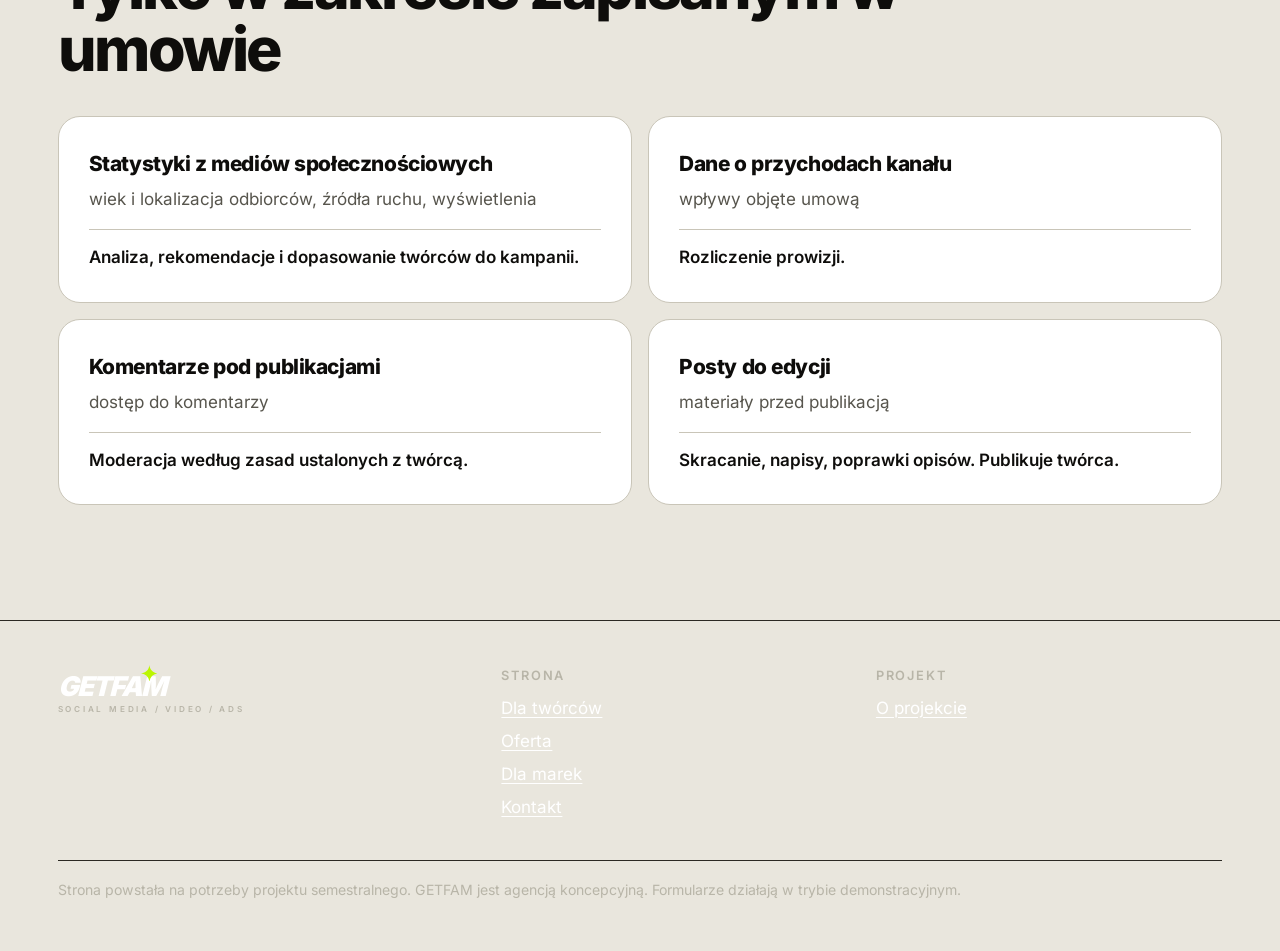
<file: o-projekcie.html>
<!doctype html>
<html lang="pl">
<head>
  <meta charset="utf-8">
  <meta name="viewport" content="width=device-width, initial-scale=1">
  <title>O projekcie – GETFAM</title>
  <meta name="description" content="Model biznesowy GETFAM w skrócie: B2C i B2B, grupa docelowa, rola opiekuna, prowizja, promocja organiczna, zasoby i dostęp do statystyk.">
  <link rel="icon" href="data:image/svg+xml,%3Csvg xmlns='http://www.w3.org/2000/svg' viewBox='0 0 32 32'%3E%3Crect width='32' height='32' fill='%230e0d0b'/%3E%3Cpath d='M16 3c1 8 5 12 13 13-8 1-12 5-13 13-1-8-5-12-13-13 8-1 12-5 13-13z' fill='%23bbf600'/%3E%3C/svg%3E">
  <script>
    (function () {
      var h = document.documentElement;
      h.classList.add('js');
      var t = null;
      try { t = localStorage.getItem('getfam-theme'); } catch (e) {}
      if (t !== 'light' && t !== 'dark') t = (window.matchMedia && window.matchMedia('(prefers-color-scheme: dark)').matches) ? 'dark' : 'light';
      h.setAttribute('data-theme', t);
    })();
  </script>
  <link rel="stylesheet" href="css/style.css?v=20261120w">
</head>
<body>
  <a class="skip-link" href="#main">Przejdź do treści</a>

  <header class="site-header on-dark">
    <div class="container">
      <a class="logo" href="index.html" aria-label="GETFAM – strona główna">
        <svg class="logo__star" viewBox="0 0 24 24" aria-hidden="true" focusable="false"><path d="M12 0c.8 7 5 11.2 12 12-7 .8-11.2 5-12 12-.8-7-5-11.2-12-12 7-.8 11.2-5 12-12z"/></svg>GETFAM
      </a>
      <div class="header-right">
        <nav class="site-nav" id="menu" aria-label="Główna nawigacja">
          <ul>
            <li><a href="index.html#oferta"><span class="nav-clip"><span class="nav-roll" data-t="O nas">O nas</span></span></a></li>
            <li><a href="index.html#marki"><span class="nav-clip"><span class="nav-roll" data-t="Dla marek">Dla marek</span></span></a></li>
            <li><a href="index.html#kontakt"><span class="nav-clip"><span class="nav-roll" data-t="Kontakt">Kontakt</span></span></a></li>
          </ul>
        </nav>
        <button class="theme-toggle" type="button" id="theme-toggle" aria-pressed="false" aria-label="Ciemny motyw" title="Przełącz motyw jasny / ciemny">
          <svg class="i-moon" viewBox="0 0 24 24" aria-hidden="true" focusable="false"><path d="M21 12.8A9 9 0 1 1 11.2 3a7 7 0 0 0 9.8 9.8z"/></svg>
          <svg class="i-sun" viewBox="0 0 24 24" aria-hidden="true" focusable="false"><circle cx="12" cy="12" r="4"/><path d="M12 2v2M12 20v2M4.9 4.9l1.4 1.4M17.7 17.7l1.4 1.4M2 12h2M20 12h2M4.9 19.1l1.4-1.4M17.7 6.3l1.4-1.4"/></svg>
        </button>
        <button class="nav-toggle" type="button" aria-expanded="false" aria-controls="menu">Menu</button>
      </div>
    </div>
  </header>

    <main id="main" class="pj">
    <!-- HERO + MAPA MODELU -->
    <section class="pj-hero on-dark" aria-labelledby="pj-title">
      <div class="container">
        <p class="eyebrow">Dla prowadzącego · projekt semestralny</p>
        <h1 id="pj-title"><span>Model</span> <span>biznesowy</span> <span class="accent">GETFAM</span></h1>
        <p class="pj-lead">Agencja, która łączy młodych twórców z markami i zarabia wtedy, gdy twórcy rosną.</p>

        <div class="pj-map" id="pj-map">
          <button class="pj-node is-on" type="button" data-node="b2c" aria-pressed="true">
            <span class="pj-node__tag">B2C</span>
            <span class="pj-node__name">Twórcy 16+</span>
            <span class="pj-node__sub">klienci indywidualni</span>
          </button>
          <div class="pj-link" aria-hidden="true">
            <div class="pj-track pj-track--fwd"><i></i><span>prowizja od przychodów</span></div>
            <div class="pj-track pj-track--back"><i></i><span>opiekun i plan</span></div>
          </div>
          <button class="pj-node pj-node--core" type="button" data-node="core" aria-pressed="false">
            <span class="pj-node__tag">Agencja</span>
            <span class="pj-node__name">GETFAM</span>
            <span class="pj-node__sub">opiekun przy każdym twórcy</span>
          </button>
          <div class="pj-link" aria-hidden="true">
            <div class="pj-track pj-track--fwd"><i></i><span>twórcy do kampanii</span></div>
            <div class="pj-track pj-track--back"><i></i><span>opłata za kampanię</span></div>
          </div>
          <button class="pj-node" type="button" data-node="b2b" aria-pressed="false">
            <span class="pj-node__tag">B2B</span>
            <span class="pj-node__name">Marki</span>
            <span class="pj-node__sub">małe, średnie i duże firmy</span>
          </button>
        </div>

        <div class="pj-detail" id="pj-detail" aria-live="polite">
          <div class="pj-detail__panel" data-panel="b2c">
            <h2>Twórcy (B2C)</h2>
            <p>Osoby, które chcą zostać twórcami albo rozwinąć profil. Po podpisaniu umowy każdy dostaje opiekuna.</p>
          </div>
          <div class="pj-detail__panel" data-panel="core" hidden>
            <h2>GETFAM</h2>
            <p>Model niszowy: obsługujemy twórców i prowadzimy kampanie dla marek. Zarabiamy na prowizji i na kampaniach.</p>
          </div>
          <div class="pj-detail__panel" data-panel="b2b" hidden>
            <h2>Marki (B2B)</h2>
            <p>Baza firm, którym szukamy twórców do kampanii. Przykładowe marki z biznesplanu: CeraVe, War Thunder, Lipton, G2A, KFC, InPost, Shein, Temu, Zalando.</p>
          </div>
        </div>
      </div>
    </section>

    <!-- SPIS (podświetla się podczas przewijania) -->
    <nav class="pj-spis" id="pj-spis" aria-label="Spis treści">
      <div class="container">
        <a href="#pj-grupa">Grupa</a>
        <a href="#pj-opiekun">Opiekun</a>
        <a href="#pj-zarobek">Zarobek</a>
        <a href="#pj-promocja">Promocja</a>
        <a href="#pj-relacja">Relacja</a>
        <a href="#pj-zasoby">Zasoby</a>
        <a href="#pj-dostep">Dostęp</a>
      </div>
    </nav>

    <!-- GRUPA DOCELOWA -->
    <section class="pj-sec" id="pj-grupa" aria-labelledby="h-grupa">
      <div class="container pj-split">
        <div class="pj-anim pj-big" aria-hidden="true">16<span>+</span></div>
        <div>
          <p class="pj-kicker pj-anim">Grupa docelowa</p>
          <h2 class="pj-anim" id="h-grupa">Od 16. roku życia, z całej Polski</h2>
          <p class="pj-anim">Osoby, które chcą zostać twórcami lub zwiększyć zasięgi. Pomagamy im rosnąć szybciej niż w pojedynkę.</p>
          <p class="assumption pj-anim">Założenie: przy osobach niepełnoletnich umowa wymaga zgody przedstawiciela ustawowego.</p>
        </div>
      </div>
    </section>

    <!-- ROLA OPIEKUNA -->
    <section class="pj-sec pj-sec--tint" id="pj-opiekun" aria-labelledby="h-opiekun">
      <div class="container">
        <p class="pj-kicker pj-anim">Rola opiekuna</p>
        <h2 class="pj-anim" id="h-opiekun">Każdy twórca dostaje opiekuna</h2>
        <p class="pj-sub pj-anim">Osoba z zespołu, przydzielona po podpisaniu umowy.</p>
        <ul class="pj-cards pj-cards--4">
          <li class="pj-anim"><b>Planuje</b><span>publikacje razem z twórcą</span></li>
          <li class="pj-anim"><b>Tłumaczy</b><span>statystyki i wskazuje, co zmienić</span></li>
          <li class="pj-anim"><b>Pomaga</b><span>w pierwszych współpracach z markami</span></li>
          <li class="pj-anim"><b>Korzysta</b><span>z doświadczenia byłych twórców i analiz wspieranych AI</span></li>
        </ul>
      </div>
    </section>

    <!-- JAK ZARABIAMY -->
    <section class="pj-sec" id="pj-zarobek" aria-labelledby="h-zarobek">
      <div class="container">
        <p class="pj-kicker pj-anim">Jak zarabiamy</p>
        <h2 class="pj-anim" id="h-zarobek">Prowizja od przychodów objętych umową</h2>
        <ol class="pj-chain pj-anim">
          <li><b>Kanał twórcy zarabia</b><span>w zakresie ustalonym z agencją</span></li>
          <li><b>Umowa</b><span>określa zakres przychodów i wysokość prowizji</span></li>
          <li><b>GETFAM</b><span>pobiera prowizję, dlatego potrzebuje wglądu w te przychody</span></li>
        </ol>
        <p class="pj-note pj-anim">Po stronie B2B zarabiamy na prowadzeniu kampanii dla marek.</p>
      </div>
    </section>

    <!-- PROMOCJA ORGANICZNA -->
    <section class="pj-sec pj-sec--dark on-dark" id="pj-promocja" aria-labelledby="h-promocja">
      <div class="container">
        <p class="pj-kicker pj-anim">Promocja organiczna</p>
        <h2 class="pj-anim" id="h-promocja">Bez płatnych kampanii, przez twórców</h2>
        <ul class="pj-cards pj-cards--3 pj-cards--dark">
          <li class="pj-anim"><b>Polecenia</b><span>od twórców korzystających z usług agencji</span></li>
          <li class="pj-anim"><b>Wzmianka w bio</b><span>o GETFAM, np. na Instagramie</span></li>
          <li class="pj-anim"><b>Barter</b><span>twórca promuje agencję, a agencja pomaga mu w mediach społecznościowych</span></li>
        </ul>
      </div>
    </section>

    <!-- RELACJA Z KLIENTEM -->
    <section class="pj-sec" id="pj-relacja" aria-labelledby="h-relacja">
      <div class="container">
        <p class="pj-kicker pj-anim">Relacja z klientem</p>
        <h2 class="pj-anim" id="h-relacja">Najpierw automat, potem człowiek</h2>
        <div class="pj-time" id="pj-time">
          <div class="pj-time__line" aria-hidden="true"><i></i></div>
          <ol>
            <li><span class="pj-time__dot" aria-hidden="true"></span><b>Strona i formularz</b><span>Kontakt przebiega automatycznie.</span></li>
            <li><span class="pj-time__dot" aria-hidden="true"></span><b>Umowa</b><span>Klient podpisuje umowę z agencją.</span></li>
            <li><span class="pj-time__dot" aria-hidden="true"></span><b>Opiekun</b><span>Bezpośrednia rozmowa ze swoim opiekunem.</span></li>
          </ol>
        </div>
      </div>
    </section>

    <!-- ZASOBY -->
    <section class="pj-sec pj-sec--tint" id="pj-zasoby" aria-labelledby="h-zasoby">
      <div class="container">
        <p class="pj-kicker pj-anim">Zasoby</p>
        <h2 class="pj-anim" id="h-zasoby">Na czym opiera się agencja</h2>
        <div class="pj-res" id="pj-res">
          <div class="pj-res__tabs" role="group" aria-label="Rodzaj zasobów">
            <button class="chip" type="button" data-res="phys" aria-pressed="true">Fizyczne</button>
            <button class="chip" type="button" data-res="hum" aria-pressed="false">Ludzkie</button>
            <button class="chip" type="button" data-res="int" aria-pressed="false">Intelektualne</button>
          </div>
          <ul class="pj-res__list" data-list="phys">
            <li>serwerownia (utrzymanie strony internetowej)</li><li>siedziba</li><li>samochody służbowe</li>
          </ul>
          <ul class="pj-res__list" data-list="hum" hidden>
            <li>agenci marketingowi</li><li>technik od strony internetowej</li><li>prawnik</li><li>osoba od PR</li><li>recepcjonistka</li><li>osoba sprzątająca</li>
          </ul>
          <ul class="pj-res__list" data-list="int" hidden>
            <li>sposób prowadzenia konta w mediach społecznościowych</li><li>logo firmy</li><li>dane osobowe klientów</li><li>statystyki klientów</li><li>analiza rynkowa</li>
          </ul>
        </div>
      </div>
    </section>

    <!-- DOSTĘP -->
    <section class="pj-sec" id="pj-dostep" aria-labelledby="h-dostep">
      <div class="container">
        <p class="pj-kicker pj-anim">Dostęp do danych</p>
        <h2 class="pj-anim" id="h-dostep">Tylko w zakresie zapisanym w umowie</h2>
        <ul class="pj-access">
          <li class="pj-anim"><b>Statystyki z mediów społecznościowych</b><span class="pj-access__what">wiek i lokalizacja odbiorców, źródła ruchu, wyświetlenia</span><span class="pj-access__why">Analiza, rekomendacje i dopasowanie twórców do kampanii.</span></li>
          <li class="pj-anim"><b>Dane o przychodach kanału</b><span class="pj-access__what">wpływy objęte umową</span><span class="pj-access__why">Rozliczenie prowizji.</span></li>
          <li class="pj-anim"><b>Komentarze pod publikacjami</b><span class="pj-access__what">dostęp do komentarzy</span><span class="pj-access__why">Moderacja według zasad ustalonych z twórcą.</span></li>
          <li class="pj-anim"><b>Posty do edycji</b><span class="pj-access__what">materiały przed publikacją</span><span class="pj-access__why">Skracanie, napisy, poprawki opisów. Publikuje twórca.</span></li>
        </ul>
      </div>
    </section>
  </main>

  <footer class="site-footer on-dark">
    <div class="container">
      <div class="footer-grid">
        <div>
          <a class="logo" href="index.html" aria-label="GETFAM – strona główna">
            <svg class="logo__star" viewBox="0 0 24 24" aria-hidden="true" focusable="false"><path d="M12 0c.8 7 5 11.2 12 12-7 .8-11.2 5-12 12-.8-7-5-11.2-12-12 7-.8 11.2-5 12-12z"/></svg>GETFAM<span class="logo__tag">Social media / Video / Ads</span>
          </a>
        </div>
        <div>
          <h2>Strona</h2>
          <ul>
            <li><a href="index.html#audyt">Dla twórców</a></li>
            <li><a href="index.html#oferta">Oferta</a></li>
            <li><a href="index.html#marki">Dla marek</a></li>
            <li><a href="index.html#kontakt">Kontakt</a></li>
          </ul>
        </div>
        <div>
          <h2>Projekt</h2>
          <ul>
            <li><a href="o-projekcie.html" aria-current="page">O projekcie</a></li>
          </ul>
        </div>
      </div>
      <p class="footer-note">Strona powstała na potrzeby projektu semestralnego. GETFAM jest agencją koncepcyjną. Formularze działają w trybie demonstracyjnym.</p>
    </div>
  </footer>

  <div class="gfbot" id="gfbot">
    <section class="gfbot__panel" id="gfbot-panel" role="dialog" aria-labelledby="gfbot-title" hidden>
      <header class="gfbot__head">
        <svg class="gfbot__star" viewBox="0 0 24 24" aria-hidden="true" focusable="false"><path d="M12 0c.8 7 5 11.2 12 12-7 .8-11.2 5-12 12-.8-7-5-11.2-12-12 7-.8 11.2-5 12-12z"/></svg>
        <h2 id="gfbot-title">Czat GETFAM</h2>
        <button class="gfbot__close" type="button" id="gfbot-close" aria-label="Zamknij czat">×</button>
      </header>
      <div class="gfbot__log" id="gfbot-log" role="log" aria-live="polite">
        <p class="gfbot__msg gfbot__msg--bot">Cześć! W czym możemy pomóc?</p>
      </div>
      <form class="gfbot__form" id="gfbot-form" autocomplete="off">
        <label class="sr-only" for="gfbot-input">Twoja wiadomość</label>
        <input type="text" id="gfbot-input" placeholder="Napisz wiadomość…" maxlength="300">
        <button type="submit" class="gfbot__send" aria-label="Wyślij">↗</button>
      </form>
    </section>
    <button class="gfbot__toggle" type="button" id="gfbot-toggle" aria-expanded="false" aria-controls="gfbot-panel" aria-label="Otwórz czat">
      <svg viewBox="0 0 24 24" aria-hidden="true" focusable="false"><path d="M4 4h16a2 2 0 0 1 2 2v9a2 2 0 0 1-2 2h-7l-5 4v-4H4a2 2 0 0 1-2-2V6a2 2 0 0 1 2-2z"/></svg>
    </button>
  </div>

  <script src="js/app.js?v=20261120w"></script>
</body>
</html>
</file>
<file: css/style.css>
/* GETFAM – styl strony (projekt semestralny) */

/* ---------- Font Inter (lokalnie, działa offline) ---------- */
@font-face {
  font-family: "Inter"; font-style: normal; font-weight: 100 900; font-display: swap;
  src: url("../fonts/inter-latin-ext.woff2") format("woff2");
  unicode-range: U+0100-02BA, U+02BD-02C5, U+02C7-02CC, U+02CE-02D7, U+02DD-02FF, U+0304, U+0308, U+0329, U+1D00-1DBF, U+1E00-1E9F, U+1EF2-1EFF, U+2020, U+20A0-20AB, U+20AD-20C0, U+2113, U+2C60-2C7F, U+A720-A7FF;
}
@font-face {
  font-family: "Inter"; font-style: normal; font-weight: 100 900; font-display: swap;
  src: url("../fonts/inter-latin.woff2") format("woff2");
  unicode-range: U+0000-00FF, U+0131, U+0152-0153, U+02BB-02BC, U+02C6, U+02DA, U+02DC, U+0304, U+0308, U+0329, U+2000-206F, U+20AC, U+2122, U+2191, U+2193, U+2212, U+2215, U+FEFF, U+FFFD;
}

/* ---------- Tokeny: motyw jasny (domyślny) i ciemny ---------- */
:root {
  color-scheme: light;
  --black: #0e0d0b;
  --lime: #bbf600;
  --ink: #0e0d0b;          /* tekst i linie na jasnych powierzchniach */
  --paper: #eef0eb;        /* złamana biel */
  --paper-2: #e1e6df;
  --card: #ffffff;
  --cream: #e4ebd8;        /* kremowe tło z limonkowym paskiem */
  --muted: #57554d;
  --line: #c9d0c8;
  --danger: #b3261e;
  --danger-bg: #fff4f3;
  --sel-bg: #0e0d0b;       /* zaznaczony element (zakładka, przełącznik) */
  --sel-fg: #bbf600;
  --muted-dark: #b8b5a8;
  --line-dark: #2b2923;
  --focus: var(--ink);
  --display: "Inter", "Segoe UI", system-ui, -apple-system, Arial, sans-serif;
  --body: "Inter", "Segoe UI", system-ui, -apple-system, Arial, sans-serif;
  --max: 1480px;
  --gutter: clamp(20px, 4.5vw, 72px);
  --header-h: 68px;
}
:root[data-theme="dark"] {
  color-scheme: dark;
  --ink: #eef0eb;
  --paper: #12110e;
  --paper-2: #191812;
  --card: #1c1a15;
  --cream: #211f18;
  --muted: #b8b5a8;
  --line: #2b2923;
  --danger: #ff8a80;
  --danger-bg: #2c1917;
  --sel-bg: #bbf600;
  --sel-fg: #0e0d0b;
}

*, *::before, *::after { box-sizing: border-box; }
html { scroll-behavior: smooth; -webkit-text-size-adjust: 100%; }
@media (prefers-reduced-motion: reduce) {
  html { scroll-behavior: auto; }
  *, *::before, *::after { transition: none !important; animation: none !important; }
}
body {
  margin: 0; font-family: var(--body); font-size: 1.0625rem; line-height: 1.6;
  color: var(--ink); background: var(--paper);
}
img, svg { max-width: 100%; }
[hidden] { display: none !important; }
h1, h2, h3, h4 { font-family: var(--display); margin: 0; line-height: 1.05; letter-spacing: -0.02em; }
p { margin: 0 0 1em; }
a { color: inherit; text-underline-offset: 3px; }
ul, ol { padding-left: 1.2em; }

:focus-visible { outline: 3px solid var(--focus); outline-offset: 3px; border-radius: 2px; }
.on-dark { --focus: var(--lime); }

.skip-link { position: absolute; left: 12px; top: -80px; z-index: 100; background: var(--lime); color: var(--black); padding: 10px 16px; font-weight: 700; }
.skip-link:focus { top: 12px; }
.sr-only { position: absolute !important; width: 1px; height: 1px; margin: -1px; padding: 0; overflow: hidden; clip: rect(0 0 0 0); white-space: nowrap; border: 0; }

.container { width: 100%; max-width: var(--max); margin: 0 auto; padding-inline: var(--gutter); }
section[id], [id="top"] { scroll-margin-top: calc(var(--header-h) + 8px); }

.eyebrow { font-size: 0.78rem; font-weight: 600; letter-spacing: 0.16em; text-transform: uppercase; margin: 0 0 16px; display: flex; align-items: center; gap: 12px; }
.eyebrow::before { content: ""; width: 28px; height: 3px; background: var(--ink); flex: none; }
.on-dark .eyebrow::before { background: var(--lime); }
h2.section-title { font-size: clamp(2rem, 4.2vw, 3.4rem); font-weight: 800; letter-spacing: -0.035em; margin-bottom: 18px; }
.lead { font-size: clamp(1.08rem, 1.6vw, 1.25rem); max-width: 40em; line-height: 1.6; }
.muted { color: var(--muted); }
.on-dark .muted { color: var(--muted-dark); }

/* ---------- Logo ---------- */
.logo {
  position: relative; display: inline-block; text-decoration: none; color: #fff;
  font-family: var(--display); font-weight: 900; font-style: italic; text-transform: uppercase;
  letter-spacing: -0.07em; line-height: 1; font-size: 1.7rem; padding-top: 4px;
}
.logo__star { position: absolute; width: 0.62em; height: 0.62em; left: 3.05em; top: -0.18em; fill: var(--lime); }
.logo__tag { display: block; font-family: var(--body); font-style: normal; font-weight: 600; font-size: 0.3em; letter-spacing: 0.34em; margin-top: 0.5em; color: var(--muted-dark); }

/* ---------- Nagłówek ---------- */
.site-header { position: sticky; top: 0; z-index: 50; background: var(--black); color: #fff; height: var(--header-h); }
.site-header .container { height: 100%; display: flex; align-items: center; justify-content: space-between; gap: 16px; }
.header-right { display: flex; align-items: center; gap: 8px; }
.site-nav ul { list-style: none; margin: 0; padding: 0; display: flex; align-items: center; gap: 4px; }
.site-nav a { display: block; padding: 10px 14px; text-decoration: none; font-weight: 500; font-size: 0.97rem; border-radius: 4px; }
.site-nav a:hover { color: var(--lime); }
.site-nav a.nav-cta { background: var(--lime); color: var(--black); font-weight: 600; margin-left: 8px; }
.site-nav a.nav-cta:hover { color: var(--black); filter: brightness(0.94); }

.theme-toggle, .nav-toggle {
  background: transparent; color: #fff; border: 1.5px solid rgba(255, 255, 255, .45); border-radius: 999px;
  font: inherit; font-weight: 600; cursor: pointer; min-height: 42px;
}
.theme-toggle { width: 42px; display: grid; place-items: center; padding: 0; }
.theme-toggle:hover, .nav-toggle:hover { border-color: var(--lime); color: var(--lime); }
.theme-toggle svg { width: 20px; height: 20px; fill: none; stroke: currentColor; stroke-width: 2; stroke-linecap: round; stroke-linejoin: round; }
.theme-toggle .i-sun { display: none; }
:root[data-theme="dark"] .theme-toggle .i-sun { display: block; }
:root[data-theme="dark"] .theme-toggle .i-moon { display: none; }
.nav-toggle { display: none; padding: 0 16px; }

@media (max-width: 860px) {
  .nav-toggle { display: inline-block; }
  .js .site-nav {
    display: none; position: absolute; top: var(--header-h); left: 0; right: 0;
    background: var(--black); border-top: 1px solid var(--line-dark); padding: 12px var(--gutter) 20px;
  }
  .js .site-nav.is-open { display: block; }
  .site-nav ul { flex-direction: column; align-items: stretch; gap: 0; }
  .site-nav a { padding: 14px 4px; font-size: 1.1rem; border-bottom: 1px solid var(--line-dark); border-radius: 0; }
  .site-nav a.nav-cta { margin: 14px 0 0; text-align: center; border-radius: 4px; border: 0; }
}

/* ---------- Przyciski ---------- */
.btn {
  display: inline-flex; align-items: center; justify-content: center; gap: 8px;
  font: inherit; font-weight: 600; font-size: 1.02rem; padding: 15px 26px; border-radius: 4px;
  border: 2px solid var(--ink); background: transparent; color: var(--ink); cursor: pointer;
  text-decoration: none; transition: transform .12s ease, background-color .12s ease; min-height: 48px;
}
.btn:hover { transform: translateY(-2px); }
.btn--primary { background: var(--lime); border-color: var(--lime); color: var(--black); }
.btn--dark { background: var(--sel-bg); border-color: var(--sel-bg); color: var(--sel-fg); }
.btn--ghost { border-color: transparent; text-decoration: underline; padding-inline: 10px; }
.btn[disabled] { opacity: .5; cursor: not-allowed; transform: none; }
.on-dark .btn, .audit .btn { color: #fff; border-color: #fff; }
.on-dark .btn--primary, .audit .btn--primary { color: var(--black); border-color: var(--lime); }
.btn-row { display: flex; flex-wrap: wrap; gap: 12px; align-items: center; }
.btn__arrow { display: inline-block; transition: transform .16s cubic-bezier(.2, .8, .2, 1); }
.btn:hover .btn__arrow, .btn:focus-visible .btn__arrow { transform: translate(4px, -4px); }

.tag { display: inline-block; background: var(--black); color: var(--lime); font-size: 0.74rem; font-weight: 700; letter-spacing: 0.1em; text-transform: uppercase; padding: 5px 10px; border-radius: 3px; }

/* ---------- Pierwszy ekran ---------- */
/* Scena: pełnoekranowy kadr, światło z prawej, ciemniejsza i spokojniejsza lewa strona */
.hero { position: relative; isolation: isolate; background: var(--black); color: #fff; overflow: hidden; display: flex; align-items: center; min-height: max(540px, 70svh); padding: clamp(56px, 7vw, 104px) 0; }
.hero { --bgw: 84%; }
/* Pełnoekranowy kadr po prawej, z miękkim przejściem w czerń tylko od strony tekstu */
.hero__bg {
  position: absolute; z-index: -4; top: 0; right: 0; bottom: 0; width: var(--bgw);
  -webkit-mask-image: linear-gradient(90deg, transparent 0, #000 34%);
  mask-image: linear-gradient(90deg, transparent 0, #000 34%);
}
.hero__bg picture, .hero__bg img { display: block; width: 100%; height: 100%; }
.hero__bg img { object-fit: cover; object-position: 62% 42%; filter: saturate(.9); }
.hero__shade { position: absolute; z-index: -3; inset: 0; background: radial-gradient(ellipse 75% 95% at 90% 0%, rgba(14, 13, 11, 0) 30%, rgba(14, 13, 11, .4) 100%), linear-gradient(90deg, rgba(14, 13, 11, .95) 0%, rgba(14, 13, 11, .84) 28%, rgba(14, 13, 11, .4) 50%, rgba(14, 13, 11, 0) 66%), linear-gradient(0deg, rgba(14, 13, 11, .6) 0%, rgba(14, 13, 11, 0) 26%); }
.hero__inner { position: relative; z-index: 1; }
.hero__copy { max-width: min(560px, 52%); }
@media (min-width: 1100px) { .hero__copy { max-width: min(800px, 58%); } .hero__lead { font-size: 1.25rem; } }
@media (min-width: 1400px) { .hero { --bgw: 68%; } }

/* Lewa strona: pionowy podpis z logo i wskazanie następnego kroku */
.hero__rail, .hero__scroll { display: none; }
@media (min-width: 1100px) {
  .hero__rail { display: block; position: absolute; z-index: 1; left: clamp(12px, 1.6vw, 28px); top: 50%; transform: translateY(-50%) rotate(180deg); writing-mode: vertical-rl; font-size: 0.7rem; font-weight: 600; letter-spacing: 0.34em; text-transform: uppercase; color: rgba(255, 255, 255, .42); white-space: nowrap; }
  .hero__scroll { display: inline-flex; gap: 8px; align-items: center; position: absolute; z-index: 1; bottom: 30px; left: max(var(--gutter), calc((100% - var(--max)) / 2 + var(--gutter))); font-size: 0.9rem; font-weight: 500; color: rgba(255, 255, 255, .75); text-decoration: none; border-bottom: 1px solid rgba(255, 255, 255, .3); padding-bottom: 3px; }
  .hero__scroll:hover { color: #fff; border-color: var(--lime); }
}
.hero .eyebrow { margin: 0 0 22px; color: var(--muted-dark); }
.hero h1 { font-size: clamp(2.5rem, 4.4vw + 1rem, 5.6rem); font-weight: 800; line-height: 0.98; letter-spacing: -0.04em; margin: 0 0 28px; }
.hero h1 span { display: block; }
.hero h1 .accent { color: var(--lime); }
.hero__lead { font-size: clamp(1.05rem, 0.5vw + 0.95rem, 1.2rem); line-height: 1.65; color: #d8dde6; max-width: 29em; margin: 0 0 36px; }
.hero .btn--primary { padding: 17px 28px; }
.hero__credit { position: absolute; z-index: 1; right: clamp(18px, 2.6vw, 44px); bottom: 16px; max-width: calc(100% - 2 * var(--gutter)); margin: 0; font-size: 0.72rem; color: rgba(255, 255, 255, .7); text-align: right; text-shadow: 0 1px 3px rgba(0, 0, 0, .8); }
@media (min-width: 740px) { .hero h1 span { white-space: nowrap; } }
@media (min-width: 740px) and (max-width: 1099px) { .hero { --bgw: 78%; } .hero__copy { max-width: min(520px, 50%); } .hero h1 { font-size: 2.55rem; } }
@media (min-width: 1100px) { .hero { min-height: max(600px, 80svh); } .hero { --bgw: 74%; } .hero__bg img { object-position: 55% 42%; } }

/* Telefon: osobny, kwadratowy kadr u góry, tekst wsuwa się w ciemny dół zdjęcia */
@media (max-width: 739px) {
  .hero { --bgh: min(100vw, 480px); display: block; min-height: 0; padding: 0 0 36px; }
  .hero__bg { position: relative; width: 100%; height: var(--bgh); transform: none; -webkit-mask-image: none; mask-image: none; }
  .hero__bg img { object-position: 50% 50%; }
  .hero__shade { inset: 0 0 auto 0; height: var(--bgh); background: linear-gradient(0deg, #0e0d0b 0%, rgba(14, 13, 11, .9) 16%, rgba(14, 13, 11, 0) 46%), linear-gradient(90deg, rgba(14, 13, 11, .5) 0%, rgba(14, 13, 11, 0) 45%); }
  .hero__inner { margin-top: calc(var(--bgh) * -0.3); }
  .hero__copy { max-width: none; }
  .hero h1 { font-size: clamp(2.5rem, 11vw, 3.4rem); }
  .hero__credit { position: static; text-align: right; padding: 18px var(--gutter) 0; }
}

@keyframes scene-in { from { opacity: 0; } to { opacity: 1; } }
.intro .hero__bg { animation: scene-in .7s ease-out backwards; }

/* Pył w pasie światła przy ramieniu twórcy. Ta warstwa ma ten sam obszar co zdjęcie, a pas jest ustawiony w jego współrzędnych.
   Drobiny generuje js/app.js: kilka ostrych w głębi i jedna miękka, która od czasu do czasu przepływa bliżej obiektywu. */
.dust { position: absolute; z-index: -1; top: 0; bottom: 0; right: 0; width: var(--bgw); pointer-events: none; }
/* Strefa pyłu: tam, gdzie w kadrze naprawdę jest światło, czyli przy jasnych zasłonach po prawej. Bez widocznej smugi. */
.shaft { position: absolute; left: 66%; top: 2%; width: 30%; height: 52%; }
@media (max-width: 739px) {
  .dust { width: 100%; bottom: auto; height: var(--bgh); }
  .shaft { left: 60%; top: 0; width: 36%; height: 46%; }
}
.shaft i {
  position: absolute; left: var(--x); top: var(--y); width: var(--s); height: var(--s); border-radius: 50%;
  background: #f6e6c8; box-shadow: 0 0 4px rgba(255, 226, 170, .6); opacity: var(--o); will-change: transform, opacity;
  animation: dust var(--dur) linear var(--del) infinite;
}
.shaft i.soft { background: rgba(255, 234, 196, .85); box-shadow: none; filter: blur(4px); animation-name: dust-pass; }
.dust.is-paused .shaft i { animation-play-state: paused; }
/* rozjaśnienie przy wejściu w światło, zanik przy wyjściu; ruch w górę wzdłuż pasa */
@keyframes dust {
  0% { opacity: 0; transform: translate(0, 0); }
  24% { opacity: var(--o); }
  64% { opacity: var(--o); }
  100% { opacity: 0; transform: translate(var(--dx), var(--dy)); }
}
@keyframes dust-pass {
  0%, 10% { opacity: 0; transform: translate(0, 0); }
  35%, 60% { opacity: var(--o); }
  88%, 100% { opacity: 0; transform: translate(var(--dx), var(--dy)); }
}

/* Akcent po ukończeniu audytu: trzy limonkowe drobiny */
.result-head { display: flex; align-items: center; gap: 10px; }
.burst { position: relative; flex: none; width: 36px; height: 36px; pointer-events: none; }
.burst i { position: absolute; left: 50%; top: 50%; margin: -3px 0 0 -3px; width: 6px; height: 6px; border-radius: 50%; background: var(--lime); opacity: 0; }
.burst i:nth-child(1) { --bx: 18px; --by: -16px; }
.burst i:nth-child(2) { --bx: 24px; --by: 8px; width: 4px; height: 4px; margin: -2px 0 0 -2px; }
.burst i:nth-child(3) { --bx: -4px; --by: -24px; width: 5px; height: 5px; margin: -2.5px 0 0 -2.5px; }
.burst.go i { animation: burst-out .7s cubic-bezier(.2, .8, .3, 1) both; }
.burst.go i:nth-child(2) { animation-delay: .06s; }
.burst.go i:nth-child(3) { animation-delay: .12s; }
@keyframes burst-out {
  0% { opacity: 0; transform: translate(0, 0) scale(.4); }
  25% { opacity: 1; }
  100% { opacity: 0; transform: translate(var(--bx), var(--by)) scale(1); }
}

/* ---------- Sekcje ---------- */
.section { padding: 80px 0; }
.section--dark { background: var(--black); color: #fff; }
.section--alt { background: var(--paper-2); }
@media (max-width: 640px) { .section { padding: 56px 0; } }

/* ---------- Twój profil pod lupą ---------- */
.profile { background: var(--paper); overflow-x: hidden; overflow-x: clip; }
.profile__head { display: flex; flex-wrap: wrap; align-items: center; gap: 12px 16px; }
.profile__title { font-size: 0.85rem; font-weight: 700; letter-spacing: 0.16em; text-transform: uppercase; }
.profile__tag { display: inline-block; background: var(--cream); color: var(--muted); border-left: 3px solid var(--lime); padding: 3px 10px; font-size: 0.72rem; font-weight: 600; letter-spacing: 0.08em; text-transform: uppercase; }
.panel__q { font-size: clamp(1.9rem, 4vw, 3.2rem); font-weight: 800; letter-spacing: -0.035em; line-height: 1.05; max-width: 20em; margin: 0 0 36px; }

/* Przykład: ciasny kadr dania z komentarzem + rekomendacja opiekuna */
.case { display: grid; gap: 28px; align-items: stretch; }
@media (min-width: 800px) { .case { grid-template-columns: minmax(0, 1.05fr) minmax(0, 0.95fr); gap: 48px; } }
.case__shot { position: relative; margin: 0; border-radius: 10px; overflow: hidden; min-height: 320px; aspect-ratio: 5 / 4; background: var(--paper-2); box-shadow: 0 0 0 1px var(--line); }
.case__shot img { position: absolute; inset: 0; width: 100%; height: 100%; object-fit: cover; object-position: 50% 44%; transform: scale(1.15); transform-origin: 50% 44%; }
.comment { position: absolute; left: 16px; right: 16px; bottom: 16px; display: flex; gap: 12px; align-items: center; max-width: 340px; background: #fff; color: #0e0d0b; border-radius: 12px; padding: 12px 16px; box-shadow: 0 8px 24px rgba(0, 0, 0, .25); }
.comment__avatar { flex: none; width: 34px; height: 34px; border-radius: 50%; background: #d9d5c6; box-shadow: inset 0 0 0 2px #fff, inset 0 -14px 0 -4px #b9b4a2; }
.comment p { margin: 0; line-height: 1.3; }
.comment__who { font-size: 0.72rem; font-weight: 600; letter-spacing: 0.06em; text-transform: uppercase; color: #6b685d; }
.comment__text { font-weight: 600; }
.case__rec { background: var(--cream); border-left: 4px solid var(--lime); border-radius: 0 10px 10px 0; padding: clamp(22px, 3vw, 36px); display: flex; flex-direction: column; justify-content: center; }
.rec__label { font-size: 0.76rem; font-weight: 700; letter-spacing: 0.14em; text-transform: uppercase; color: var(--muted); margin: 0 0 14px; }
.rec__text { font-size: clamp(1.4rem, 2.6vw, 2rem); font-weight: 700; line-height: 1.18; letter-spacing: -0.025em; margin: 0 0 22px; }
.rec__measure { margin: 0; padding-top: 16px; border-top: 1px solid var(--line); color: var(--muted); }
/* Najpierw komentarz, chwilę później rekomendacja (raz, przy wejściu sekcji) */
.js .pop-comment { opacity: 0; transform: translateY(14px); }
.js .pop-rec { opacity: 0; transform: translateY(10px); }
.js .is-in .pop-comment { opacity: 1; transform: none; transition: opacity .4s ease-out, transform .4s ease-out; }
.js .is-in .pop-rec { opacity: 1; transform: none; transition: opacity .4s ease-out .55s, transform .4s ease-out .55s; }
@media (prefers-reduced-motion: reduce) { .js .pop-comment, .js .pop-rec { opacity: 1; transform: none; } }
.tabs { display: flex; flex-wrap: wrap; gap: 8px; margin: 32px 0 32px; }
.tab { font: inherit; font-weight: 600; padding: 12px 22px; min-height: 48px; cursor: pointer; background: transparent; color: var(--ink); border: 2px solid var(--ink); border-radius: 999px; }
.tab:hover { background: var(--paper-2); }
.tab[aria-selected="true"] { background: var(--sel-bg); border-color: var(--sel-bg); color: var(--sel-fg); }
.panel[hidden] { display: none; }
.panel:focus-visible { outline: 3px solid var(--focus); outline-offset: 8px; }

.insight { display: grid; gap: 24px; }
@media (min-width: 800px) { .insight { grid-template-columns: 1.1fr 0.9fr; gap: 56px; align-items: start; } }
.insight__label { font-size: 0.76rem; font-weight: 700; letter-spacing: 0.14em; text-transform: uppercase; color: var(--muted); margin: 0 0 10px; }
.insight blockquote { margin: 0; font-size: clamp(1.5rem, 3vw, 2.25rem); font-weight: 700; line-height: 1.15; letter-spacing: -0.025em; }
.insight__tip { background: var(--cream); border-left: 4px solid var(--lime); padding: 20px 24px; border-radius: 0 6px 6px 0; }
.insight__tip p:last-child { margin: 0; font-size: 1.08rem; }

.clip { display: grid; gap: 28px; margin-top: 44px; padding-top: 36px; border-top: 1px solid var(--line); align-items: start; }
@media (min-width: 760px) { .clip { grid-template-columns: 240px minmax(0, 1fr); gap: 48px; } }
.clip__frame { position: relative; aspect-ratio: 9 / 16; width: 100%; max-width: 240px; border-radius: 10px; overflow: hidden; background: var(--paper-2); box-shadow: 0 0 0 1px var(--line); }
.shot { position: absolute; inset: 0; width: 100%; height: 100%; object-fit: cover; transition: opacity .3s ease; }
.shot--b { opacity: 0; }
.clip[data-shot="b"] .shot--b { opacity: 1; }
.clip__time { position: absolute; left: 10px; top: 10px; background: rgba(14, 13, 11, .78); color: #fff; font-weight: 700; font-size: 0.8rem; padding: 3px 9px; border-radius: 999px; font-variant-numeric: tabular-nums; }

.switch { display: inline-flex; border: 2px solid var(--ink); border-radius: 999px; padding: 3px; gap: 2px; margin: 0 0 20px; flex-wrap: wrap; }
.switch button { font: inherit; font-weight: 600; font-size: 0.95rem; padding: 8px 16px; min-height: 40px; border: 0; border-radius: 999px; background: transparent; color: var(--ink); cursor: pointer; }
.switch button[aria-pressed="true"] { background: var(--sel-bg); color: var(--sel-fg); }
.clip__caption { font-size: clamp(1.4rem, 3vw, 2.1rem); font-weight: 700; line-height: 1.15; letter-spacing: -0.025em; margin: 0 0 24px; min-height: 2.3em; }

.timeline__track { position: relative; height: 84px; background: var(--paper-2); border: 2px solid var(--ink); border-radius: 8px; overflow: hidden; }
.seg { position: absolute; top: 6px; bottom: 6px; border-radius: 5px; overflow: hidden; display: flex; align-items: flex-end; background: var(--card); border: 2px solid var(--ink); transition: left .6s cubic-bezier(.65, 0, .25, 1); }
.seg img { position: absolute; inset: 0; width: 100%; height: 100%; object-fit: cover; opacity: .92; }
.seg span { position: relative; z-index: 1; background: var(--sel-bg); color: var(--sel-fg); font-size: 0.7rem; font-weight: 700; padding: 2px 7px; border-radius: 0 4px 0 0; white-space: nowrap; }
.seg--ing { left: 0; width: 53%; }
.seg--cut { left: 53%; width: 27%; z-index: 2; box-shadow: 0 0 0 3px var(--lime), 0 0 0 5px var(--ink); }
.seg--recipe { left: 80%; width: 16%; }
.seg--recipe span { background: transparent; color: var(--ink); }
.timeline__ticks { position: relative; height: 26px; font-size: 0.8rem; font-weight: 600; color: var(--muted); font-variant-numeric: tabular-nums; }
.timeline__ticks span { position: absolute; top: 6px; }
.timeline__ticks span:nth-child(1) { left: 2px; }
.timeline__ticks span:nth-child(2) { left: 53%; transform: translateX(-50%); }
.timeline__ticks span:nth-child(3) { right: 2px; }
.clip[data-view="after"] .seg--cut { left: 0; }
.clip[data-view="after"] .seg--ing { left: 27%; }
.clip[data-view="after"] .seg--recipe { left: 82%; }

.retention { margin: 18px 0 0; padding: 16px 18px; background: var(--card); border-radius: 6px; box-shadow: inset 0 0 0 2px var(--ink); max-width: 520px; opacity: 0; visibility: hidden; transform: translateY(8px); transition: opacity .3s, transform .3s, visibility 0s .3s; }
.clip[data-result="on"] .retention { opacity: 1; visibility: visible; transform: none; transition-delay: 0s; }
.retention figcaption { font-weight: 700; margin-bottom: 12px; }
.bar-row { display: grid; grid-template-columns: 112px 1fr 44px; gap: 10px; align-items: center; margin-bottom: 8px; font-size: 0.92rem; }
.bar-row b { text-align: right; font-variant-numeric: tabular-nums; }
.bar { height: 18px; background: var(--paper-2); border-radius: 3px; overflow: hidden; }
.bar i { display: block; height: 100%; width: 0; background: #8f8c80; transition: width .5s .1s cubic-bezier(.2, .8, .2, 1); }
.bar--after i { background: var(--ink); }
.clip[data-result="on"] .bar i { width: var(--w); }
@media (max-width: 420px) { .bar-row { grid-template-columns: 1fr 1fr 40px; } .bar-row span { grid-column: 1 / -1; } .bar-row .bar { grid-column: 1 / 3; } }

/* ---------- Audyt ---------- */
.audit-wrap { display: grid; gap: 36px; }
@media (min-width: 960px) { .audit-wrap { grid-template-columns: 0.8fr 1.2fr; gap: 64px; align-items: start; } }
.audit { background: var(--black); color: #fff; border-radius: 8px; padding: 28px; --focus: var(--lime); box-shadow: 10px 10px 0 var(--line); overflow-x: hidden; overflow-x: clip; }
@media (max-width: 520px) { .audit { padding: 22px 18px; box-shadow: 6px 6px 0 var(--line); } }
.audit__progress { display: flex; gap: 6px; margin: 0 0 8px; padding: 0; list-style: none; }
.audit__progress li { position: relative; flex: 1; height: 6px; background: #34322b; border-radius: 3px; overflow: hidden; }
.audit__progress li::after { content: ""; position: absolute; inset: 0; background: var(--lime); transform: scaleX(0); transform-origin: left; transition: transform .22s ease-out; }
.audit__progress li.is-done::after { transform: scaleX(1); }
.audit__count { font-size: 0.85rem; color: var(--muted-dark); margin: 0 0 20px; font-weight: 600; }
.audit fieldset { border: 0; padding: 0; margin: 0; min-width: 0; }
.audit legend { font-family: var(--display); font-size: clamp(1.4rem, 3vw, 1.9rem); font-weight: 700; line-height: 1.15; padding: 0; margin-bottom: 18px; letter-spacing: -0.02em; }
.audit legend:focus { outline: none; }
.options { display: grid; gap: 10px; }
.option { position: relative; display: block; }
.option input { position: absolute; inset: 0; width: 100%; height: 100%; opacity: 0; margin: 0; cursor: pointer; z-index: 1; }
.option__body { display: block; padding: 15px 18px 15px 52px; border: 2px solid #45433a; border-radius: 6px; position: relative; font-weight: 600; transition: border-color .15s ease, background-color .15s ease; }
.option__body small { display: block; font-weight: 400; color: var(--muted-dark); font-size: 0.92rem; }
.option__body::before { content: ""; position: absolute; left: 18px; top: 50%; width: 20px; height: 20px; margin-top: -10px; border: 2px solid #8f8c80; border-radius: 50%; transition: background-color .15s ease, border-color .15s ease; }
.option__body::after { content: ""; position: absolute; left: 25px; top: 50%; width: 6px; height: 11px; margin-top: -8px; border: solid var(--black); border-width: 0 3px 3px 0; transform: rotate(45deg) scale(0); transition: transform .15s ease; }
.option:hover .option__body { border-color: #fff; }
.option input:checked + .option__body { border-color: var(--lime); background: #1d2008; }
.option input:checked + .option__body::before { border-color: var(--lime); background: var(--lime); }
.option input:checked + .option__body::after { transform: rotate(45deg) scale(1); }
.option input:focus-visible + .option__body { outline: 3px solid var(--lime); outline-offset: 3px; }
.audit__error { color: #ff8a80; font-weight: 600; margin: 14px 0 0; }
.audit__actions { display: flex; flex-wrap: wrap; gap: 12px; margin-top: 24px; }
@keyframes step-from-right { from { opacity: 0; transform: translateX(28px); } to { opacity: 1; transform: none; } }
@keyframes step-from-left { from { opacity: 0; transform: translateX(-28px); } to { opacity: 1; transform: none; } }
.audit .slide-fwd { animation: step-from-right .2s cubic-bezier(.2, .8, .2, 1) both; }
.audit .slide-back { animation: step-from-left .2s cubic-bezier(.2, .8, .2, 1) both; }

.plan { list-style: none; margin: 18px 0 0; padding: 0; display: grid; gap: 16px; }
.plan li { display: grid; grid-template-columns: auto 1fr; gap: 6px 16px; padding-top: 16px; border-top: 1px solid var(--line-dark); }
.plan__when { grid-column: 1 / -1; font-size: 0.78rem; font-weight: 700; letter-spacing: 0.12em; text-transform: uppercase; color: var(--lime); }
.plan__n { font-family: var(--display); font-size: 2.2rem; font-weight: 800; line-height: 1; color: var(--lime); }
.plan h4 { font-size: 1.2rem; font-weight: 700; margin-bottom: 4px; letter-spacing: -0.01em; }
.plan p { margin: 0; color: #dfe4dc; }
.audit__result h3 { font-size: clamp(1.7rem, 4vw, 2.4rem); font-weight: 800; }
.audit__result h3:focus { outline: none; }
.audit__summary { color: var(--lime); font-weight: 600; margin: 8px 0 0; }
.audit__disclaimer { font-size: 0.88rem; color: var(--muted-dark); margin: 22px 0 0; }

/* ---------- Oferta ---------- */
.flow { list-style: none; margin: 40px 0 56px; padding: 0; display: grid; counter-reset: flow; }
.flow li { counter-increment: flow; display: grid; grid-template-columns: 64px 1fr; gap: 4px 12px; padding: 22px 0; border-top: 2px solid var(--ink); }
.flow li::before { content: "0" counter(flow); font-family: var(--display); font-size: 2.4rem; font-weight: 800; grid-row: 1 / span 2; line-height: 1; }
.flow h3 { font-size: 1.35rem; font-weight: 700; }
.flow p { margin: 0; color: var(--muted); }
@media (min-width: 900px) {
  .flow { grid-template-columns: repeat(3, 1fr); gap: 32px; }
  .flow li { grid-template-columns: 1fr; padding-top: 18px; }
  .flow li::before { grid-row: auto; margin-bottom: 10px; }
}
.services-title { font-size: 0.85rem; font-weight: 700; letter-spacing: 0.16em; text-transform: uppercase; margin: 0 0 14px; }
.services { border-top: 2px solid var(--ink); }
.service { border-bottom: 1px solid var(--line); }
.service summary { list-style: none; cursor: pointer; display: flex; align-items: center; justify-content: space-between; gap: 16px; padding: 22px 4px; font-size: clamp(1.3rem, 2.6vw, 1.9rem); font-weight: 700; letter-spacing: -0.025em; }
.service summary::-webkit-details-marker { display: none; }
.service summary::after { content: ""; flex: none; width: 12px; height: 12px; border: solid var(--ink); border-width: 0 2.5px 2.5px 0; transform: rotate(45deg); transition: transform .2s ease; margin-right: 6px; }
.service[open] summary::after { transform: rotate(-135deg); }
.service summary:hover { color: var(--muted); }
.service summary:focus-visible { outline: 3px solid var(--focus); outline-offset: -3px; }
.service__body { display: grid; gap: 14px; padding: 0 4px 28px; max-width: 46em; }
@media (min-width: 860px) { .service__body { grid-template-columns: 1fr 1fr; max-width: none; gap: 40px; } }
.service__body p { margin: 0; }
.example { margin: 0; padding: 14px 18px; background: var(--cream); border-left: 4px solid var(--lime); border-radius: 0 4px 4px 0; }
.example b { text-transform: uppercase; letter-spacing: 0.08em; font-size: 0.76rem; display: block; margin-bottom: 2px; }

/* ---------- Dla marek ---------- */
.brands-grid { display: grid; gap: 40px; margin-top: 36px; }
@media (min-width: 960px) { .brands-grid { grid-template-columns: 1fr 1fr; gap: 64px; align-items: start; } }
.steps-list { list-style: none; padding: 0; margin: 0 0 28px; counter-reset: s; display: grid; gap: 18px; }
.steps-list li { counter-increment: s; display: grid; grid-template-columns: 48px 1fr; gap: 12px; }
.steps-list li::before { content: counter(s); font-family: var(--display); font-weight: 800; font-size: 1.1rem; width: 40px; height: 40px; border-radius: 50%; background: var(--lime); color: var(--black); display: grid; place-items: center; }
.steps-list h3 { font-size: 1.15rem; font-weight: 700; letter-spacing: 0; margin-bottom: 2px; }
.steps-list p { margin: 0; color: var(--muted-dark); }
.brief {
  --ink: #0e0d0b; --paper: #eef0eb; --paper-2: #e1e6df; --card: #fff; --muted: #57554d; --line: #c9d0c8; --focus: #0e0d0b;
  background: var(--paper); color: var(--ink); border-radius: 8px; padding: 24px;
}
@media (max-width: 520px) { .brief { padding: 20px 16px; } }
.brief h3 { font-size: 1.7rem; font-weight: 800; margin: 10px 0 14px; }
.brief dl { margin: 0 0 18px; display: grid; grid-template-columns: auto 1fr; gap: 6px 16px; font-size: 0.98rem; }
.brief dt { font-weight: 700; }
.brief dd { margin: 0; }
.brief .btn--dark { background: #0e0d0b; border-color: #0e0d0b; color: #bbf600; }
.match { width: 100%; border-collapse: collapse; font-size: 0.92rem; margin: 6px 0 4px; }
.match caption { text-align: left; font-weight: 700; padding-bottom: 6px; }
.match th, .match td { text-align: left; padding: 8px 8px 8px 0; border-top: 1px solid var(--line); vertical-align: top; }
.match thead th { font-size: 0.74rem; letter-spacing: 0.08em; text-transform: uppercase; color: var(--muted); }
.match-note { font-size: 0.85rem; color: var(--muted); margin: 6px 0 20px; }
.brief .why { font-size: 0.92rem; line-height: 1.55; margin: 16px 0 0; }
.form-note { font-size: 0.88rem; margin: 12px 0 0; }
.brand-list { margin-top: 30px; padding-top: 20px; border-top: 1px solid var(--line-dark); }
.brand-list p { margin: 0 0 6px; }
.brand-list .names { font-family: var(--display); font-weight: 700; font-size: 1.1rem; color: #fff; }
.brand-list .fine { font-size: 0.88rem; color: var(--muted-dark); }

/* ---------- Formularz ---------- */
.contact-grid { display: grid; gap: 36px; }
@media (min-width: 960px) { .contact-grid { grid-template-columns: 0.8fr 1.2fr; gap: 64px; align-items: start; } }
.form-card { background: var(--card); border: 2px solid var(--ink); border-radius: 8px; padding: 26px; }
@media (max-width: 520px) { .form-card { padding: 20px 16px; } }
.segmented { display: grid; grid-template-columns: 1fr 1fr; border: 2px solid var(--ink); border-radius: 6px; overflow: hidden; margin: 0 0 24px; padding: 0; }
.segmented label { position: relative; display: block; text-align: center; }
.segmented input { position: absolute; inset: 0; opacity: 0; margin: 0; cursor: pointer; width: 100%; height: 100%; }
.segmented span { display: block; padding: 13px 8px; font-weight: 600; font-size: 0.98rem; }
.segmented input:checked + span { background: var(--sel-bg); color: var(--sel-fg); }
.segmented input:focus-visible + span { outline: 3px solid var(--ink); outline-offset: -6px; box-shadow: inset 0 0 0 6px var(--lime); }
.field { margin-bottom: 18px; }
.field label { display: block; font-weight: 600; margin-bottom: 6px; }
.field .hint { display: block; font-weight: 400; color: var(--muted); font-size: 0.88rem; }
.field input[type="text"], .field input[type="email"], .field select, .field textarea { width: 100%; font: inherit; padding: 12px 14px; border: 2px solid var(--ink); border-radius: 4px; background: var(--paper); color: var(--ink); min-height: 48px; }
.field textarea { min-height: 130px; resize: vertical; }
.field input:focus-visible, .field select:focus-visible, .field textarea:focus-visible { outline: 3px solid var(--ink); outline-offset: 2px; box-shadow: 0 0 0 7px var(--lime); }
.field [aria-invalid="true"] { border-color: var(--danger); background: var(--danger-bg); }
.field__error { color: var(--danger); font-weight: 600; font-size: 0.93rem; margin: 6px 0 0; }
.field__error::before { content: "! "; font-weight: 900; }
.check { display: flex; gap: 12px; align-items: flex-start; margin-bottom: 18px; }
.check input { width: 24px; height: 24px; margin: 2px 0 0; flex: none; accent-color: var(--ink); }
.check label { font-weight: 400; }
.form-status { font-weight: 600; color: var(--danger); margin: 0 0 16px; }
.summary h3 { font-size: 1.9rem; font-weight: 800; margin-bottom: 12px; }
.summary h3:focus { outline: none; }
.demo-badge { display: inline-block; background: var(--cream); color: var(--ink); border-left: 4px solid var(--lime); font-weight: 600; padding: 8px 14px; border-radius: 0 4px 4px 0; margin-bottom: 18px; }
.summary dl { margin: 0 0 22px; display: grid; grid-template-columns: auto 1fr; gap: 8px 18px; }
.summary dt { font-weight: 700; }
.summary dd { margin: 0; overflow-wrap: anywhere; white-space: pre-line; }

/* ---------- Stopka ---------- */
.site-footer { background: var(--black); color: #fff; padding: 48px 0 36px; border-top: 1px solid var(--line-dark); }
.footer-grid { display: grid; gap: 28px; }
@media (min-width: 760px) { .footer-grid { grid-template-columns: 1.2fr 1fr 1fr; } }
.site-footer h2 { font-size: 0.8rem; letter-spacing: 0.14em; text-transform: uppercase; color: var(--muted-dark); margin-bottom: 12px; font-family: var(--body); font-weight: 600; }
.site-footer ul { list-style: none; margin: 0; padding: 0; }
.site-footer li { margin-bottom: 6px; }
.site-footer a:hover { color: var(--lime); }
.footer-note { margin-top: 32px; padding-top: 18px; border-top: 1px solid var(--line-dark); font-size: 0.88rem; color: var(--muted-dark); }

/* ---------- Podstrona „O projekcie” ---------- */
.page-hero { background: var(--black); color: #fff; padding: 64px 0 56px; }
.page-hero h1 { font-size: clamp(2.5rem, 6vw, 4.6rem); font-weight: 800; letter-spacing: -0.04em; line-height: 0.98; margin-bottom: 18px; }
.page-hero h1 .accent { color: var(--lime); }
.page-hero p { color: #dfe4dc; max-width: 38em; font-size: 1.15rem; margin: 0; }
.doc-section { padding: 52px 0; border-bottom: 1px solid var(--line); }
.doc-grid { display: grid; gap: 18px; }
@media (min-width: 860px) { .doc-grid { grid-template-columns: 0.55fr 1.45fr; gap: 56px; } }
.doc-grid h2, .doc-title { font-size: clamp(1.6rem, 3vw, 2.2rem); font-weight: 800; letter-spacing: -0.03em; }
.doc-body p:last-child, .doc-body ul:last-child { margin-bottom: 0; }
.cols-2 { display: grid; gap: 18px; }
@media (min-width: 700px) { .cols-2 { grid-template-columns: 1fr 1fr; } }
.cols-3 { display: grid; gap: 18px; }
@media (min-width: 900px) { .cols-3 { grid-template-columns: repeat(3, 1fr); } }
.box { background: var(--card); border-top: 2px solid var(--ink); padding: 18px 18px 14px; box-shadow: inset 0 0 0 1px var(--line); }
.box h3 { font-size: 1.2rem; font-weight: 800; margin-bottom: 8px; }
.box ul { margin: 0; padding-left: 1.1em; }
.box li { margin-bottom: 4px; }
.data-table { width: 100%; border-collapse: collapse; background: var(--card); }
.data-table th, .data-table td { text-align: left; padding: 12px 14px; border-bottom: 1px solid var(--line); vertical-align: top; }
.data-table thead th { background: var(--sel-bg); color: var(--sel-fg); font-size: 0.82rem; letter-spacing: 0.08em; text-transform: uppercase; }
.table-scroll { overflow-x: auto; }
.assumption { background: var(--cream); border-left: 4px solid var(--lime); padding: 14px 18px; font-weight: 500; border-radius: 0 4px 4px 0; }

/* Czat (atrapa): zawsze odpowiada „Przerwa techniczna” */
.gfbot { position: fixed; right: clamp(14px, 2vw, 28px); bottom: clamp(14px, 2vw, 28px); z-index: 60; display: flex; flex-direction: column; align-items: flex-end; gap: 12px; }
.gfbot__toggle { width: 58px; height: 58px; border: 0; border-radius: 50% 50% 8px 50%; background: var(--lime); color: #0e0d0b; display: grid; place-items: center; cursor: pointer; box-shadow: 0 8px 24px rgba(0, 0, 0, .28); transition: transform .2s; }
.gfbot__toggle svg { width: 28px; height: 28px; fill: none; stroke: currentColor; stroke-width: 2; stroke-linejoin: round; }
.gfbot__toggle:hover { transform: translateY(-2px) scale(1.05); }
.gfbot__toggle:focus-visible, .gfbot__close:focus-visible, .gfbot__send:focus-visible { outline: 3px solid var(--ink); outline-offset: 2px; }
.gfbot__panel { width: min(340px, calc(100vw - 28px)); max-height: min(460px, 70svh); display: flex; flex-direction: column; background: var(--card); color: var(--ink); border: 1px solid var(--line); border-radius: 18px 18px 6px 18px; box-shadow: 0 18px 48px rgba(0, 0, 0, .35); overflow: hidden; }
.gfbot__panel[hidden] { display: none; }
.gfbot__head { display: flex; align-items: center; gap: 10px; padding: 14px 16px; background: #0e0d0b; color: #fff; }
.gfbot__head h2 { flex: 1; margin: 0; font-size: 1rem; font-weight: 800; letter-spacing: -0.01em; }
.gfbot__star { width: 18px; height: 18px; fill: var(--lime); }
.gfbot__close { width: 32px; height: 32px; border: 0; border-radius: 8px; background: transparent; color: #fff; font-size: 1.5rem; line-height: 1; cursor: pointer; }
.gfbot__close:hover { background: rgba(255, 255, 255, .12); }
.gfbot__log { flex: 1; min-height: 160px; overflow-y: auto; padding: 16px; display: flex; flex-direction: column; gap: 10px; }
.gfbot__msg { margin: 0; max-width: 82%; padding: 10px 14px; font-size: .95rem; line-height: 1.4; border-radius: 16px; overflow-wrap: anywhere; }
.gfbot__msg--bot { align-self: flex-start; background: var(--paper); border-bottom-left-radius: 4px; }
.gfbot__msg--me { align-self: flex-end; background: var(--lime); color: #0e0d0b; border-bottom-right-radius: 4px; }
.gfbot__form { display: flex; gap: 8px; padding: 12px; border-top: 1px solid var(--line); }
.gfbot__form input { flex: 1; min-width: 0; padding: 11px 14px; border: 1px solid var(--line); border-radius: 999px; background: var(--paper); color: var(--ink); font: inherit; font-size: .95rem; }
.gfbot__form input:focus-visible { outline: 2px solid var(--ink); outline-offset: 1px; }
.gfbot__send { width: 42px; height: 42px; flex: none; border: 0; border-radius: 50%; background: var(--lime); color: #0e0d0b; font-size: 1.1rem; font-weight: 800; cursor: pointer; }
@media (prefers-reduced-motion: no-preference) { .gfbot__panel:not([hidden]) { animation: gfbot-in .22s ease-out; } .gfbot__msg { animation: gfbot-in .22s ease-out; } }
@keyframes gfbot-in { from { opacity: 0; transform: translateY(8px); } to { opacity: 1; transform: none; } }

/* Profil pod lupą: elementy klikane zamiast zbioru tekstów */
.comment { border: 0; font: inherit; text-align: left; cursor: pointer; width: auto; transition: transform .2s, box-shadow .2s; }
.comment:hover { transform: translateY(-2px); box-shadow: 0 12px 28px rgba(0, 0, 0, .3); }
.comment:focus-visible { outline: 3px solid var(--lime); outline-offset: 3px; }
.comment__body { display: block; flex: 1; }
.comment__body span { display: block; line-height: 1.3; }
.comment__go { flex: none; font-size: .8rem; font-weight: 800; background: var(--lime); color: #0e0d0b; padding: 5px 10px; border-radius: 999px; }
.comment:not(.is-done) .comment__go { animation: nudge 1.6s ease-in-out infinite; }
.comment.is-done .comment__go { display: none; }
@keyframes nudge { 0%, 100% { transform: none; } 50% { transform: translateX(4px); } }
@media (prefers-reduced-motion: reduce) { .comment:not(.is-done) .comment__go { animation: none; } }
.rec__idle { margin: 0; font-size: clamp(1.2rem, 2.2vw, 1.6rem); font-weight: 600; line-height: 1.25; color: var(--muted); }
.rec__body:not([hidden]) { animation: gfbot-in .35s ease-out; }
.picker__label { font-size: clamp(1.1rem, 2vw, 1.4rem); font-weight: 600; line-height: 1.3; max-width: 34em; margin: 0 0 20px; }
.chips { display: flex; flex-wrap: wrap; gap: 10px; margin: 0 0 24px; }
.chip { font: inherit; font-weight: 600; padding: 12px 22px; min-height: 48px; cursor: pointer; background: transparent; color: var(--ink); border: 2px solid var(--ink); border-radius: 999px; }
.chip:hover { background: var(--paper-2); }
.chip[aria-pressed="true"] { background: var(--sel-bg); border-color: var(--sel-bg); color: var(--sel-fg); }
.picker .insight__tip { max-width: 640px; }
.picker .insight__tip p { font-size: clamp(1.15rem, 2vw, 1.45rem); font-weight: 600; line-height: 1.3; }
.examples { display: flex; flex-wrap: wrap; gap: 10px; margin: 28px 0 0; }
.examples + .pex .tabs { margin-top: 28px; }
.pick-hint { color: var(--muted); }
.picker .insight__tip .pick-label { font-size: .76rem; font-weight: 700; letter-spacing: .14em; text-transform: uppercase; color: var(--muted); margin: 0 0 10px; }
.picker .insight__tip .pick-idea { margin: 0 0 12px; }
.picker .insight__tip .pick-why { font-size: 1rem; font-weight: 400; line-height: 1.45; color: var(--muted); margin: 0; padding-top: 12px; border-top: 1px solid var(--line); }

/* Oferta: trzy kroki, co robisz Ty, a co My */
.steps3 { list-style: none; margin: 40px 0 56px; padding: 0; display: grid; gap: 18px; position: relative; }
.step { position: relative; display: grid; grid-template-columns: 44px 1fr; gap: 14px; align-items: start; }
.step__num { z-index: 1; display: grid; place-items: center; width: 44px; height: 44px; border-radius: 50%; background: var(--lime); color: #0e0d0b; font-family: var(--display); font-weight: 800; font-size: 1.15rem; }
.step:not(:last-child)::after { content: ""; position: absolute; left: 21px; top: 44px; bottom: -18px; width: 2px; background: var(--line); }
.step__card { background: var(--card); color: var(--ink); border: 1px solid var(--line); border-radius: 14px; padding: 20px 22px; transition: transform .2s, box-shadow .2s; }
.step__card:hover { transform: translateY(-3px); box-shadow: 0 12px 28px rgba(0, 0, 0, .18); }
.step__icon { display: inline-grid; place-items: center; width: 44px; height: 44px; border-radius: 12px; background: var(--paper-2); margin-bottom: 14px; }
.step__icon svg { width: 24px; height: 24px; fill: none; stroke: var(--ink); stroke-width: 1.8; stroke-linecap: round; stroke-linejoin: round; }
.step__card h3 { font-size: 1.3rem; font-weight: 700; letter-spacing: -0.02em; margin: 0 0 14px; }
.step__row { display: grid; grid-template-columns: 38px 1fr; gap: 10px; align-items: baseline; margin: 0 0 10px; line-height: 1.4; }
.step__row:last-child { margin-bottom: 0; }
.step__who { font-size: .72rem; font-weight: 800; letter-spacing: .08em; text-transform: uppercase; text-align: center; padding: 3px 0; border-radius: 999px; background: var(--ink); color: var(--paper); }
.step__who--you { background: var(--lime); color: #0e0d0b; }
@media (min-width: 860px) {
  .steps3 { grid-template-columns: repeat(3, 1fr); gap: 24px; }
  .step { grid-template-columns: 1fr; gap: 16px; }
  .step:not(:last-child)::after { left: 44px; right: calc(-24px + 0px); top: 21px; bottom: auto; width: auto; height: 2px; }
  .step__card { height: 100%; }
}

/* Oferta: wyrównane karty, efekt każdego kroku i wejście kroków po kolei */
.step { grid-template-rows: auto 1fr; }
.step__card { display: flex; flex-direction: column; }
.step__out { margin: auto 0 0; padding-top: 16px; border-top: 1px solid var(--line); display: flex; gap: 10px; align-items: baseline; font-weight: 600; line-height: 1.35; }
.step__out b { flex: none; font-size: .72rem; font-weight: 800; letter-spacing: .08em; text-transform: uppercase; color: var(--muted); }
.step__row:nth-of-type(2) { margin-bottom: 18px; }
.step__num { box-shadow: 0 0 0 6px var(--paper-2); }
@media (min-width: 860px) {
  .step__num { width: 52px; height: 52px; font-size: 1.35rem; }
  .step:not(:last-child)::after { left: 60px; top: 25px; transform-origin: left; }
}
.js .steps3 .step__card, .js .steps3 .step__num { opacity: 0; transform: translateY(14px); }
.js .steps3 .step:not(:last-child)::after { transform: scaleX(0); transform-origin: left; }
.js .steps3.is-in .step__card, .js .steps3.is-in .step__num { opacity: 1; transform: none; transition: opacity .5s ease-out, transform .5s ease-out; }
.js .steps3.is-in .step:nth-child(2) .step__card, .js .steps3.is-in .step:nth-child(2) .step__num { transition-delay: .25s; }
.js .steps3.is-in .step:nth-child(3) .step__card, .js .steps3.is-in .step:nth-child(3) .step__num { transition-delay: .5s; }
.js .steps3.is-in .step:not(:last-child)::after { transform: none; transition: transform .6s ease-out .2s; }
.js .steps3.is-in .step:nth-child(2)::after { transition-delay: .45s; }
@media (prefers-reduced-motion: reduce) { .js .steps3 .step__card, .js .steps3 .step__num { opacity: 1; transform: none; } .js .steps3 .step:not(:last-child)::after { transform: none; } }

/* Wejście elementów przy przewijaniu */
.rv { opacity: 0; transform: translateY(18px); }
.rv.is-in { opacity: 1; transform: none; transition: opacity .6s ease-out var(--rv-d, 0ms), transform .6s cubic-bezier(.2, .7, .2, 1) var(--rv-d, 0ms); }
@media print { .rv { opacity: 1; transform: none; } }

/* Profil pod lupą: spokojniejszy układ */
.profile__head { justify-content: space-between; gap: 14px 24px; }
.examples { margin: 0; gap: 6px; padding: 4px; border: 1px solid var(--line); border-radius: 999px; }
.examples .chip { min-height: 36px; padding: 6px 16px; font-size: .88rem; border-color: transparent; }
.profile .tabs { gap: 26px; margin: 22px 0 26px; border-bottom: 1px solid var(--line); }
.profile .tab { min-height: 0; padding: 10px 2px 12px; border: 0; border-bottom: 3px solid transparent; border-radius: 0; background: transparent; color: var(--muted); font-size: 1.02rem; margin-bottom: -1px; }
.profile .tab:hover { background: transparent; color: var(--ink); }
.profile .tab[aria-selected="true"] { background: transparent; color: var(--ink); border-color: var(--lime); }
.profile .panel__q { font-size: clamp(1.5rem, 2.6vw, 2.15rem); margin-bottom: 24px; max-width: 24em; }
@media (min-width: 800px) { .profile .case { grid-template-columns: minmax(0, .85fr) minmax(0, 1.15fr); gap: 36px; } }
.profile .case__shot { aspect-ratio: 16 / 10; min-height: 0; max-height: 320px; }
.profile .case__rec { padding: clamp(20px, 2.4vw, 30px); }
@media (min-width: 800px) { .profile .case { grid-template-columns: minmax(0, 1fr) minmax(0, 1fr); gap: 32px; } }
.profile .case__shot { aspect-ratio: 4 / 3; max-height: 440px; }

/* Logo: po najechaniu gwiazdka wiruje i błyska, napis lekko się przesuwa, a pod nim rysuje się limonkowa linia */
.logo { transition: transform .35s cubic-bezier(.2, .8, .2, 1); }
.logo__star { transform-origin: 50% 50%; transition: transform .6s cubic-bezier(.3, 1.4, .4, 1), filter .3s; }
.logo::after { content: ""; position: absolute; left: 0; right: 0; bottom: -6px; height: 3px; background: var(--lime); transform: scaleX(0); transform-origin: left; transition: transform .4s cubic-bezier(.2, .8, .2, 1); }
.logo:hover, .logo:focus-visible { transform: translateX(3px) skewX(-4deg); }
.logo:hover .logo__star, .logo:focus-visible .logo__star { transform: rotate(180deg) scale(1.45); filter: drop-shadow(0 0 8px rgba(187, 246, 0, .9)); }
.logo:hover::after, .logo:focus-visible::after { transform: scaleX(1); }
.logo:active { transform: scale(.96); }
@media (prefers-reduced-motion: reduce) { .logo, .logo__star, .logo::after { transition: none; } .logo:hover, .logo:focus-visible { transform: none; } }

/* Ilustracje kulinarne: stonowane, żeby pasowały do chłodnej palety */
img[src$="kadr-kanapka.svg"], img[src$="kadr-skladniki.svg"] { filter: saturate(.78) contrast(.98); }

/* Nagłówek (komputer): menu jako małe kwadratowe pola tuż obok logo, z numerami */
@media (min-width: 861px) {
  .site-header .container { justify-content: flex-start; gap: 0; }
  .header-right { display: contents; }
  .site-nav { order: 1; margin: 0 auto 0 clamp(20px, 3vw, 44px); }
  .theme-toggle { order: 2; margin-left: 8px; }
  .nav-toggle { order: 3; }
  .site-nav ul { gap: 8px; counter-reset: nav; }
  .site-nav li { counter-increment: nav; }
  .site-nav a { display: flex; align-items: center; gap: 9px; padding: 9px 14px; font-size: .78rem; font-weight: 600; letter-spacing: .08em; text-transform: uppercase; border: 1px solid rgba(255, 255, 255, .22); border-radius: 3px; background: rgba(255, 255, 255, .04); transition: border-color .2s, color .2s, background .2s, transform .2s; }
  .site-nav a::before { content: counter(nav, decimal-leading-zero); color: var(--lime); font-size: .7rem; font-weight: 800; letter-spacing: .04em; }
  .site-nav a:hover, .site-nav a:focus-visible { color: var(--lime); border-color: var(--lime); background: rgba(187, 246, 0, .08); transform: translateY(-2px); }
}
@media (min-width: 861px) and (prefers-reduced-motion: reduce) { .site-nav a:hover { transform: none; } }

/* Menu w nagłówku: miękkie, zaokrąglone pola ze szkłem i płynnym najechaniem */
@media (min-width: 861px) {
  .site-nav ul { gap: 10px; }
  .site-nav a { padding: 9px 16px 9px 12px; border-radius: 999px; border: 1px solid rgba(255, 255, 255, .14); background: linear-gradient(180deg, rgba(255, 255, 255, .09), rgba(255, 255, 255, .03)); -webkit-backdrop-filter: blur(8px); backdrop-filter: blur(8px); box-shadow: inset 0 1px 0 rgba(255, 255, 255, .08); transition: border-color .35s ease, color .35s ease, background .35s ease, transform .45s cubic-bezier(.2, .8, .2, 1), box-shadow .45s ease; }
  .site-nav a::before { display: grid; place-items: center; min-width: 24px; height: 24px; border-radius: 50%; background: rgba(187, 246, 0, .14); font-size: .66rem; transition: background .35s ease, color .35s ease; }
  .site-nav a:hover, .site-nav a:focus-visible { border-color: rgba(187, 246, 0, .6); color: #fff; background: linear-gradient(180deg, rgba(187, 246, 0, .16), rgba(187, 246, 0, .05)); box-shadow: 0 6px 20px rgba(187, 246, 0, .14), inset 0 1px 0 rgba(255, 255, 255, .1); transform: translateY(-1px); }
  .site-nav a:hover::before, .site-nav a:focus-visible::before { background: var(--lime); color: #0e0d0b; }
  .site-nav a:active { transform: scale(.97); }
}

/* Menu w nagłówku: zaokrąglone kwadraty (numer nad napisem), szkło i cienka ramka */
@media (min-width: 861px) {
  .site-nav ul { gap: 10px; }
  .site-nav a { flex-direction: column; align-items: flex-start; justify-content: space-between; gap: 5px; min-width: 88px; height: 48px; padding: 8px 14px 9px 12px; border-radius: 10px; font-size: .74rem; line-height: 1; }
  .site-nav a::before { display: block; min-width: 0; height: auto; border-radius: 0; background: none; font-size: .62rem; letter-spacing: .1em; }
  .site-nav a:hover::before, .site-nav a:focus-visible::before { background: none; color: var(--lime); }
}

/* Menu w nagłówku: łagodniejsze rogi i gradient z palety (limonka → błękit → granat), który odcina się od tła */
@media (min-width: 861px) {
  .site-nav a { border-radius: 16px; border: 1px solid rgba(187, 246, 0, .28); background: linear-gradient(135deg, rgba(187, 246, 0, .2) 0%, rgba(255, 255, 255, .3) 60%, rgba(14, 28, 70, .5) 100%); box-shadow: inset 0 1px 0 rgba(255, 255, 255, .14), 0 4px 14px rgba(0, 0, 0, .25); }
  .site-nav a:hover, .site-nav a:focus-visible { border-color: rgba(187, 246, 0, .75); background: linear-gradient(135deg, rgba(187, 246, 0, .42) 0%, rgba(255, 255, 255, .34) 65%, rgba(14, 28, 70, .5) 100%); box-shadow: 0 8px 22px rgba(187, 246, 0, .2), inset 0 1px 0 rgba(255, 255, 255, .18); }
}

/* Ogólny gradient tła strony: granat → błękit z limonkową poświatą. Ciemne powierzchnie i jasne sekcje mają ten sam kierunek światła. */
:root {
  --grad-dark: radial-gradient(ellipse 60% 120% at 92% -10%, rgba(187, 246, 0, .13), transparent 60%), radial-gradient(ellipse 70% 120% at 0% 110%, rgba(255, 255, 255, .28), transparent 65%), linear-gradient(125deg, #0e0d0b 0%, #12110e 55%, #12110e 100%);
}
.site-header { background: linear-gradient(90deg, #0e0d0b 0%, #12110e 45%, #12110e 75%, #12110e 100%); box-shadow: 0 1px 0 rgba(187, 246, 0, .12); }
.section--dark, .site-footer, .page-hero, .audit { background: var(--grad-dark); }
.hero { background: linear-gradient(125deg, #0e0d0b 0%, #12110e 60%, #12110e 100%); }
body { background: radial-gradient(ellipse 900px 560px at 100% 0%, rgba(187, 246, 0, .10), transparent 70%), radial-gradient(ellipse 1000px 700px at 0% 45%, rgba(255, 255, 255, .08), transparent 70%), var(--paper); background-attachment: scroll; }
.profile { background: transparent; }
.section--alt { background: linear-gradient(180deg, rgba(255, 255, 255, .07), rgba(187, 246, 0, .06)), var(--paper-2); }
:root[data-theme="dark"] body { background: radial-gradient(ellipse 900px 560px at 100% 0%, rgba(187, 246, 0, .07), transparent 70%), radial-gradient(ellipse 1000px 700px at 0% 45%, rgba(255, 255, 255, .2), transparent 70%), linear-gradient(180deg, #12110e, #12110e); }
:root[data-theme="dark"] .section--alt { background: linear-gradient(180deg, rgba(255, 255, 255, .12), rgba(187, 246, 0, .04)), var(--paper-2); }

/* Menu: znowu spokojne szkło (bez własnego gradientu), żeby odcinało się od gradientu tła */
@media (min-width: 861px) {
  .site-nav a { border-radius: 14px; border: 1px solid rgba(255, 255, 255, .2); background: rgba(255, 255, 255, .07); box-shadow: inset 0 1px 0 rgba(255, 255, 255, .1); }
  .site-nav a:hover, .site-nav a:focus-visible { border-color: rgba(187, 246, 0, .7); background: rgba(187, 246, 0, .14); box-shadow: 0 6px 20px rgba(187, 246, 0, .16), inset 0 1px 0 rgba(255, 255, 255, .14); }
}

/* Wyciszony błękit: nagłówek spójny z hero, ciemne sekcje spokojniejsze, a jasne tło z wyraźniejszym gradientem */
:root {
  --grad-dark: radial-gradient(ellipse 60% 120% at 92% -10%, rgba(187, 246, 0, .12), transparent 60%), radial-gradient(ellipse 70% 120% at 0% 110%, rgba(255, 255, 255, .17), transparent 65%), linear-gradient(125deg, #0e0d0b 0%, #12110e 55%, #12110e 100%);
}
.site-header { background: linear-gradient(90deg, #0e0d0b 0%, #12110e 50%, #12110e 80%, #12110e 100%); }
.hero { background: linear-gradient(125deg, #0e0d0b 0%, #12110e 60%, #12110e 100%); }
body { background: radial-gradient(ellipse 1000px 620px at 100% 0%, rgba(187, 246, 0, .16), transparent 70%), radial-gradient(ellipse 1100px 760px at 0% 45%, rgba(255, 255, 255, .13), transparent 70%), var(--paper); }
.section--alt { background: linear-gradient(180deg, rgba(255, 255, 255, .11), rgba(187, 246, 0, .10)), var(--paper-2); }
:root[data-theme="dark"] body { background: radial-gradient(ellipse 900px 560px at 100% 0%, rgba(187, 246, 0, .07), transparent 70%), radial-gradient(ellipse 1000px 700px at 0% 45%, rgba(255, 255, 255, .13), transparent 70%), linear-gradient(180deg, #12110e, #12110e); }

/* Jeden spójny gradient: wszystkie ciemne powierzchnie pokazują ten sam gradient przypięty do okna, a jasne tło ma jego jasną wersję. */
:root {
  --grad-dark: radial-gradient(ellipse 75% 65% at 100% 0%, rgba(187, 246, 0, .10), transparent 60%), linear-gradient(160deg, #0e0d0b 0%, #12110e 50%, #12110e 100%);
  --grad-light: radial-gradient(ellipse 75% 65% at 100% 0%, rgba(187, 246, 0, .15), transparent 60%), linear-gradient(160deg, #eef0eb 0%, #e9eee7 50%, #e1e9ea 100%);
}
.site-header, .hero, .section--dark, .site-footer, .page-hero, .audit { background: var(--grad-dark); background-attachment: fixed; }
body { background: var(--grad-light); background-attachment: fixed; }
:root[data-theme="dark"] body { background: var(--grad-dark); background-attachment: fixed; }
.section--alt, :root[data-theme="dark"] .section--alt { background: rgba(255, 255, 255, .06); }
.section--alt, :root[data-theme="dark"] .section--alt { background: transparent; }

/* Menu: same napisy z numerem. Po najechaniu napis się "przewija" w limonkę, a pod nim rysuje się linia. */
.nav-roll::after { display: none; }
@media (min-width: 861px) {
  .site-nav ul { gap: clamp(18px, 2.4vw, 34px); }
  .site-nav a, .site-nav a:hover, .site-nav a:focus-visible { position: relative; flex-direction: row; align-items: center; gap: 9px; min-width: 0; height: auto; padding: 10px 2px; border: 0; border-radius: 0; background: none; box-shadow: none; -webkit-backdrop-filter: none; backdrop-filter: none; transform: none; color: #fff; }
  .site-nav a::before, .site-nav a:hover::before, .site-nav a:focus-visible::before { color: var(--lime); background: none; font-size: .66rem; letter-spacing: .1em; }
  .nav-clip { display: block; overflow: hidden; height: 1.3em; line-height: 1.3em; }
  .nav-roll { position: relative; display: block; transition: transform .45s cubic-bezier(.7, 0, .2, 1); }
  .nav-roll::after { display: block; content: attr(data-t); position: absolute; left: 0; top: 100%; color: var(--lime); }
  .site-nav a:hover .nav-roll, .site-nav a:focus-visible .nav-roll { transform: translateY(-100%); }
  .site-nav a::after { content: ""; position: absolute; left: 0; right: 0; bottom: 2px; height: 2px; border-radius: 2px; background: var(--lime); transform: scaleX(0); transform-origin: left; transition: transform .45s cubic-bezier(.7, 0, .2, 1); }
  .site-nav a:hover::after, .site-nav a:focus-visible::after { transform: scaleX(1); }
  .site-nav a:active { transform: scale(.96); }
}
@media (min-width: 861px) and (prefers-reduced-motion: reduce) { .nav-roll, .site-nav a::after { transition: none; } }

/* Wyraźniejszy gradient: granat → głęboki błękit → morski odcień, z limonkową poświatą w rogu */
:root {
  --grad-dark: radial-gradient(ellipse 70% 70% at 100% 0%, rgba(187, 246, 0, .20), transparent 62%), radial-gradient(ellipse 60% 70% at 0% 100%, rgba(255, 255, 255, .35), transparent 65%), linear-gradient(135deg, #0e0d0b 0%, #12110e 40%, #12110e 72%, #12110e 100%);
  --grad-light: radial-gradient(ellipse 70% 70% at 100% 0%, rgba(187, 246, 0, .26), transparent 62%), radial-gradient(ellipse 60% 70% at 0% 100%, rgba(255, 255, 255, .18), transparent 65%), linear-gradient(135deg, #f1f4ee 0%, #e4ecee 55%, #d8e4ee 100%);
}

/* Ciemniejsza wersja: gradient widoczny, ale bez jaskrawego błękitu */
:root {
  --grad-dark: radial-gradient(ellipse 70% 70% at 100% 0%, rgba(187, 246, 0, .14), transparent 62%), radial-gradient(ellipse 60% 70% at 0% 100%, rgba(255, 255, 255, .20), transparent 65%), linear-gradient(135deg, #0e0d0b 0%, #12110e 45%, #12110e 78%, #12110e 100%);
}

/* Ciemny motyw: linie i wiersze nie zlewają się z gradientem tła */
:root[data-theme="dark"] { --line: rgba(255, 255, 255, .18); }
:root[data-theme="dark"] .service { border-bottom-color: rgba(255, 255, 255, .18); }
:root[data-theme="dark"] .service summary { border-radius: 10px; transition: background .25s ease; }
:root[data-theme="dark"] .service summary:hover { background: rgba(255, 255, 255, .06); color: #fff; }
:root[data-theme="dark"] .service[open] { background: rgba(255, 255, 255, .04); border-radius: 10px; }

/* Karta audytu: własna, wyraźna powierzchnia zamiast tła takiego samego jak strona i twardego cienia */
.audit { background: linear-gradient(160deg, #1d1b16 0%, #12110e 100%); background-attachment: scroll; border: 1px solid rgba(255, 255, 255, .16); border-radius: 18px; box-shadow: 0 24px 60px rgba(0, 0, 0, .38), inset 0 1px 0 rgba(255, 255, 255, .1); }
.audit .option__body { border-color: rgba(255, 255, 255, .22); border-radius: 12px; background: rgba(255, 255, 255, .03); }

/* Profil pod lupą: cała zawartość przykładu leży na własnej "karcie", żeby nie rozpływała się w gradiencie tła */
.profile .pex { padding: clamp(18px, 2.6vw, 34px); margin-top: 22px; border: 1px solid var(--line); border-radius: 22px; background: rgba(255, 255, 255, .6); box-shadow: 0 18px 44px rgba(14, 13, 11, .08); }
.profile .pex .tabs { margin-top: 0; }
:root[data-theme="dark"] .profile .pex { background: linear-gradient(160deg, rgba(255, 255, 255, .07), rgba(255, 255, 255, .025)); border-color: rgba(255, 255, 255, .14); box-shadow: 0 24px 56px rgba(0, 0, 0, .32), inset 0 1px 0 rgba(255, 255, 255, .08); }
:root[data-theme="dark"] .case__rec, :root[data-theme="dark"] .insight__tip { background: #24221a; }
:root[data-theme="dark"] .timeline__track { background: rgba(255, 255, 255, .07); border-color: rgba(255, 255, 255, .4); }
:root[data-theme="dark"] .switch { border-color: rgba(255, 255, 255, .4); }
:root[data-theme="dark"] .clip__frame, :root[data-theme="dark"] .case__shot { box-shadow: 0 0 0 1px rgba(255, 255, 255, .22), 0 10px 28px rgba(0, 0, 0, .35); }
:root[data-theme="dark"] .retention { background: #1a1813; box-shadow: inset 0 0 0 1px rgba(255, 255, 255, .3); }
.profile .clip { border-top: 0; margin-top: 4px; padding-top: 0; }
.profile .panel__q { margin-bottom: 26px; }

/* Jasny motyw: podkreślenie aktywnej zakładki w kolorze tekstu, bo limonka na jasnym tle jest słabo widoczna */
:root:not([data-theme="dark"]) .profile .tab[aria-selected="true"] { border-color: var(--ink); }

/* Za co odpowiada opiekun: karuzela kart przewijana palcem, myszką, strzałkami i klawiaturą */
.carousel { position: relative; margin-top: 18px; }
.carousel__track { display: flex; gap: 20px; overflow-x: auto; scroll-snap-type: x mandatory; scroll-padding-left: 2px; padding: 6px 2px 22px; scrollbar-width: none; -webkit-overflow-scrolling: touch; cursor: grab; outline-offset: 4px; }
.carousel__track::-webkit-scrollbar { display: none; }
.carousel__track:focus-visible { outline: 3px solid var(--focus); border-radius: 18px; }
.carousel__track.is-drag { cursor: grabbing; scroll-snap-type: none; user-select: none; }
.svc-card { flex: 0 0 min(430px, 84%); scroll-snap-align: start; display: flex; flex-direction: column; gap: 14px; padding: clamp(22px, 2.4vw, 30px); background: var(--card); color: var(--ink); border: 1px solid var(--line); border-radius: 22px; box-shadow: 0 14px 34px rgba(14, 13, 11, .12); transition: transform .3s cubic-bezier(.2, .8, .2, 1), box-shadow .3s; }
.svc-card:hover { transform: translateY(-4px); box-shadow: 0 20px 44px rgba(14, 13, 11, .2); }
.svc-card__top { display: flex; align-items: center; justify-content: space-between; }
.svc-card__icon { display: grid; place-items: center; width: 50px; height: 50px; border-radius: 14px; background: var(--lime); }
.svc-card__icon svg { width: 26px; height: 26px; fill: none; stroke: #0e0d0b; stroke-width: 1.8; stroke-linecap: round; stroke-linejoin: round; }
.svc-card__num { font-family: var(--display); font-weight: 800; font-size: 1.1rem; color: var(--muted); letter-spacing: .06em; }
.svc-card h4 { margin: 4px 0 0; font-size: clamp(1.35rem, 2.2vw, 1.7rem); font-weight: 800; letter-spacing: -0.025em; line-height: 1.1; }
.svc-card > p { margin: 0; color: var(--muted); line-height: 1.55; }
.svc-card .example { margin: auto 0 0; }
.carousel__nav { display: flex; align-items: center; justify-content: space-between; gap: 16px; }
.carousel__dots { display: flex; gap: 8px; }
.carousel__dots i { display: block; width: 8px; height: 8px; border-radius: 99px; background: var(--line); transition: width .3s ease, background .3s ease; }
.carousel__dots i.is-on { width: 28px; background: var(--lime); }
.carousel__btn { width: 48px; height: 48px; border-radius: 50%; border: 1px solid var(--line); background: var(--card); color: var(--ink); font-size: 1.2rem; cursor: pointer; transition: background .2s, border-color .2s, transform .2s, opacity .2s; }
.carousel__btn:hover:not(:disabled) { background: var(--lime); border-color: var(--lime); color: #0e0d0b; transform: scale(1.06); }
.carousel__btn:disabled { opacity: .35; cursor: default; }
.carousel__btn:focus-visible { outline: 3px solid var(--focus); outline-offset: 2px; }
:root:not([data-theme="dark"]) .carousel__dots i.is-on { background: var(--ink); }
@media (prefers-reduced-motion: reduce) { .svc-card, .carousel__dots i { transition: none; } .svc-card:hover { transform: none; } }

/* Karuzela: strzałki przy lewej krawędzi, żeby nie wchodziły pod dymek czatu w prawym dolnym rogu */
.carousel__nav { justify-content: flex-start; gap: 10px; }
.carousel__btn[data-dir="-1"] { order: 1; }
.carousel__btn[data-dir="1"] { order: 2; }
.carousel__dots { order: 3; margin-left: 12px; }

/* Karuzela w stylu coverflow: karta pośrodku jest powiększona, pozostałe mniejsze, rozmyte i przygaszone. Strzałki po bokach. */
.carousel { --cw: min(440px, 72vw); }
.carousel__stage { position: relative; }
.carousel__track { padding: 30px calc(50% - var(--cw) / 2) 36px; scroll-snap-type: x mandatory; scroll-padding: 0; }
.svc-card { flex: 0 0 var(--cw); scroll-snap-align: center; transform: scale(calc(1.07 - var(--d, 0) * .17)); filter: blur(calc(var(--d, 0) * 3.2px)); opacity: calc(1 - var(--d, 0) * .5); transition: box-shadow .3s; will-change: transform, filter, opacity; }
.svc-card:hover { transform: scale(calc(1.07 - var(--d, 0) * .17)); box-shadow: 0 24px 56px rgba(14, 13, 11, .3); }
.carousel__btn { position: absolute; top: 50%; z-index: 3; margin-top: -24px; background: rgba(14, 13, 11, .55); color: #fff; border-color: rgba(255, 255, 255, .25); -webkit-backdrop-filter: blur(8px); backdrop-filter: blur(8px); }
:root:not([data-theme="dark"]) .carousel__btn { background: rgba(255, 255, 255, .8); color: var(--ink); border-color: var(--line); }
.carousel__btn--prev { left: 0; }
.carousel__btn--next { right: 0; }
.carousel__btn[data-dir="-1"], .carousel__btn[data-dir="1"] { order: 0; }
.carousel__dots { order: 0; margin: 0; justify-content: center; }
@media (max-width: 640px) { .carousel__btn { display: none; } }
@media (prefers-reduced-motion: reduce) { .svc-card, .svc-card:hover { transform: none; filter: none; opacity: 1; } }

/* Karuzela: boki wygaszają się miękko zamiast być ucięte ostrą krawędzią */
.carousel__track { -webkit-mask-image: linear-gradient(90deg, transparent 0, #000 14%, #000 86%, transparent 100%); mask-image: linear-gradient(90deg, transparent 0, #000 14%, #000 86%, transparent 100%); }
@media (max-width: 640px) { .carousel__track { -webkit-mask-image: linear-gradient(90deg, transparent 0, #000 6%, #000 94%, transparent 100%); mask-image: linear-gradient(90deg, transparent 0, #000 6%, #000 94%, transparent 100%); } }

/* Porządki: mniej dekoracji, jedna duża rzecz na sekcję. Duże kontury cyfr zamiast ikon i kart, bez numerków, które nic nie liczą. */
.steps3 { gap: clamp(24px, 3vw, 48px); }
.step { display: block; }
.step:not(:last-child)::after { display: none; }
.step__num { display: block; width: auto; height: auto; border-radius: 0; background: none; box-shadow: none; font-size: clamp(4.5rem, 9vw, 8.5rem); line-height: .9; font-weight: 900; letter-spacing: -.05em; color: transparent; -webkit-text-stroke: 2px var(--ink); margin-bottom: 14px; transition: color .35s ease; }
.step:hover .step__num { color: var(--lime); }
.step__card, .step__card:hover { background: none; border: 0; border-top: 2px solid var(--ink); border-radius: 0; padding: 16px 0 0; box-shadow: none; transform: none; }
.step__icon { display: none; }
.step__row { grid-template-columns: 30px 1fr; }
.step__who, .step__who--you { background: none; color: var(--ink); padding: 0; text-align: left; border-radius: 0; font-size: .7rem; letter-spacing: .1em; opacity: .55; }
.step__who--you { opacity: 1; }
.step__out { border-top: 0; padding-top: 18px; }
.svc-card__top { display: none; }
.svc-card h4 { font-size: clamp(1.7rem, 2.8vw, 2.3rem); margin-top: 0; }

/* Menu: zamiast szkła i numerków limonkowy pasek wjeżdża spod napisu, a napis przewija się na ciemny. */
@media (min-width: 861px) {
  .site-nav ul { gap: 4px; }
  .site-nav a, .site-nav a:hover, .site-nav a:focus-visible { padding: 9px 14px; border-radius: 4px; isolation: isolate; overflow: hidden; }
  .site-nav a::before, .site-nav a:hover::before, .site-nav a:focus-visible::before { content: ""; position: absolute; inset: 0; z-index: -1; display: block; min-width: 0; height: auto; border-radius: 0; font-size: 0; background: var(--lime); transform: scaleY(0); transform-origin: bottom; transition: transform .4s cubic-bezier(.7, 0, .2, 1); }
  .site-nav a:hover::before, .site-nav a:focus-visible::before { transform: scaleY(1); }
  .site-nav a::after, .site-nav a:hover::after, .site-nav a:focus-visible::after { display: none; }
  .nav-roll::after { color: #0e0d0b; }
  .site-nav a:hover, .site-nav a:focus-visible { color: #fff; }
}
.step__card, .step__card:hover { height: auto; }
.step__out { margin: 0; }

/* Jasne tło: płaska, ciepła "brudna biel" zamiast białego z gradientem. Ciemne powierzchnie mają tylko bardzo spokojne przejście. */
:root { --paper: #e9e6dd; --paper-2: #dfdbd0; --line: #c9c5b8; --muted: #57554d; --cream: #e2dfcf; --grad-light: none; }
body { background: var(--paper); }
.section--alt { background: var(--paper-2); }
:root[data-theme="dark"] .section--alt { background: transparent; }
:root { --grad-dark: linear-gradient(160deg, #0e0d0b 0%, #12110e 55%, #161510 100%); }
.site-header { background: linear-gradient(90deg, #0e0d0b 0%, #12110e 100%); }
.hero { background: linear-gradient(160deg, #0e0d0b 0%, #12110e 100%); }
:root[data-theme="dark"] { --line: rgba(255, 255, 255, .18); --paper: #12110e; --paper-2: #191812; --cream: #24221a; --muted: #b8b5a8; }
:root[data-theme="dark"] body { background: var(--grad-dark); background-attachment: fixed; }

/* Dla marek: spokojniej. Kroki bez kółek, brief z jedną wyróżnioną myślą (uzasadnienie), większe nazwy marek. */
.steps-list { gap: 0; margin-bottom: 8px; }
.steps-list li { grid-template-columns: 44px 1fr; gap: 6px 10px; padding: 18px 0; border-top: 1px solid var(--line-dark); }
.steps-list li:last-child { border-bottom: 1px solid var(--line-dark); }
.steps-list li::before { width: auto; height: auto; border-radius: 0; background: none; color: var(--lime); font-size: 1.7rem; line-height: 1; place-items: start; }
.steps-list h3 { font-size: 1.25rem; }
.brand-list { border-top: 0; margin-top: 34px; padding-top: 0; }
.brand-list .names { font-size: clamp(1.15rem, 1.8vw, 1.45rem); line-height: 1.7; color: rgba(255, 255, 255, .72); font-weight: 600; }
.brand-list .fine:first-child { text-transform: uppercase; letter-spacing: .12em; font-size: .72rem; font-weight: 700; margin-bottom: 10px; }
.brief h3 { font-size: clamp(1.9rem, 3vw, 2.4rem); letter-spacing: -.03em; margin-bottom: 18px; }
.brief .why { margin: 4px 0 20px; padding: 14px 16px; background: #e4e1d2; border-left: 4px solid var(--lime); border-radius: 0 10px 10px 0; font-size: .98rem; line-height: 1.5; }
.brief .why strong { display: block; font-size: .72rem; letter-spacing: .12em; text-transform: uppercase; margin-bottom: 4px; }
.match caption { font-size: .72rem; letter-spacing: .12em; text-transform: uppercase; color: var(--muted); }
.fit { list-style: none; margin: 0 0 20px; padding: 0; display: flex; flex-wrap: wrap; gap: 8px; }
.fit li { display: inline-flex; align-items: center; gap: 7px; padding: 6px 12px; border: 1px solid #b9b5a6; border-radius: 999px; font-size: .86rem; font-weight: 600; }
.fit li::before { content: "✓"; font-weight: 800; }

/* Dla marek: kolumny równe od góry do dołu, a numer kroku w jednej linii z tytułem */
@media (min-width: 960px) {
  .brands-grid { align-items: stretch; }
  .brands-grid > div:first-child { display: flex; flex-direction: column; justify-content: space-between; }
  .brand-list { margin-top: 0; }
}
.steps-list li { align-items: first baseline; }
.steps-list li::before { line-height: 1; }

/* Utrudnienie kopiowania: tekst na stronie nie jest zaznaczalny, a obrazy nie da się przeciągać. Pola formularzy i czatu zostają zwykłe. */
body { -webkit-user-select: none; user-select: none; -webkit-touch-callout: none; }
input, textarea, select, [contenteditable="true"] { -webkit-user-select: text; user-select: text; }
img, svg, picture { -webkit-user-drag: none; user-drag: none; }

/* Karuzela: więcej miejsca pod kartą, żeby cień i rozmyte sąsiednie karty nie nachodziły na kropki */
.carousel__track { padding-top: 34px; padding-bottom: 64px; }
.carousel__dots { margin-top: 2px; padding-bottom: 4px; }
.svc-card { box-shadow: 0 10px 24px rgba(14, 13, 11, .14); }
.svc-card:hover { box-shadow: 0 14px 30px rgba(14, 13, 11, .2); }

/* Formularz: spokojniejszy, zaokrąglony, cienkie ramki zamiast grubych białych kresek */
:root { --field-line: #b3afa0; --ring: var(--ink); }
:root[data-theme="dark"] { --field-line: rgba(255, 255, 255, .26); --ring: var(--lime); }
.form-card { border: 1px solid var(--line); border-radius: 22px; padding: clamp(22px, 3vw, 36px); box-shadow: 0 18px 44px rgba(14, 13, 11, .12); }
.segmented { gap: 4px; padding: 4px; border: 1px solid var(--field-line); border-radius: 16px; overflow: visible; }
.segmented span { border-radius: 12px; padding: 12px 8px; transition: background .25s ease, color .25s ease; }
.segmented input:focus-visible + span { outline: 2px solid var(--ring); outline-offset: 2px; box-shadow: none; }
.field input[type="text"], .field input[type="email"], .field select, .field textarea { border: 1px solid var(--field-line); border-radius: 12px; padding: 13px 16px; transition: border-color .2s ease, box-shadow .2s ease; }
.field input[type="text"]:not([aria-invalid="true"]):focus, .field input[type="email"]:not([aria-invalid="true"]):focus, .field select:focus, .field textarea:not([aria-invalid="true"]):focus { border-color: var(--ring); }
.field input:focus-visible, .field select:focus-visible, .field textarea:focus-visible { outline: none; box-shadow: 0 0 0 3px color-mix(in srgb, var(--ring) 35%, transparent); }
.field label { font-size: .95rem; }
.check input { border-radius: 6px; accent-color: var(--lime); }
:root:not([data-theme="dark"]) .check input { accent-color: var(--ink); }
.form-card .btn { border-radius: 12px; }

/* ===== O projekcie: mapa modelu, spis, sekcje ===== */
.pj-hero { background: var(--grad-dark); background-attachment: fixed; color: #fff; padding: clamp(56px, 8vw, 112px) 0 clamp(48px, 6vw, 88px); overflow: hidden; }
.pj-hero .eyebrow { color: var(--muted-dark); margin-bottom: 22px; }
.pj-hero h1 { font-size: clamp(3rem, 10vw, 8.6rem); font-weight: 900; letter-spacing: -.055em; line-height: .9; margin: 0 0 26px; }
.pj-hero h1 .accent { display: block; color: var(--lime); }
.pj-lead { font-size: clamp(1.1rem, 1.6vw, 1.4rem); line-height: 1.5; color: #dcd9cd; max-width: 30em; margin: 0; }

.pj-map { display: grid; gap: 6px; margin-top: clamp(40px, 6vw, 72px); align-items: center; }
@media (min-width: 900px) { .pj-map { grid-template-columns: 1fr minmax(120px, .85fr) 1.15fr minmax(120px, .85fr) 1fr; gap: 0; } }
.pj-node { display: flex; flex-direction: column; gap: 4px; text-align: left; padding: clamp(18px, 2vw, 26px); border: 1px solid rgba(255, 255, 255, .2); border-radius: 22px; background: rgba(255, 255, 255, .05); color: #fff; font: inherit; cursor: pointer; transition: transform .35s cubic-bezier(.2, .8, .2, 1), border-color .3s, background .3s, box-shadow .3s; }
.pj-node:hover { transform: translateY(-4px); border-color: rgba(187, 246, 0, .6); }
.pj-node:focus-visible { outline: 3px solid var(--lime); outline-offset: 3px; }
.pj-node.is-on { border-color: var(--lime); background: rgba(187, 246, 0, .1); box-shadow: 0 0 0 4px rgba(187, 246, 0, .12); }
.pj-node__tag { font-size: .72rem; font-weight: 800; letter-spacing: .14em; text-transform: uppercase; color: var(--lime); }
.pj-node__name { font-size: clamp(1.6rem, 2.6vw, 2.2rem); font-weight: 800; letter-spacing: -.03em; line-height: 1.05; }
.pj-node__sub { font-size: .92rem; color: var(--muted-dark); }
.pj-node--core { background: var(--lime); border-color: var(--lime); color: #0e0d0b; padding-block: clamp(26px, 3vw, 40px); }
.pj-node--core .pj-node__tag, .pj-node--core .pj-node__sub { color: #2b2a22; }
.pj-node--core .pj-node__name { font-size: clamp(2rem, 3.4vw, 3rem); }
.pj-node--core.is-on { background: var(--lime); box-shadow: 0 0 0 5px rgba(187, 246, 0, .28), 0 20px 50px rgba(187, 246, 0, .18); }
.pj-node--core:hover { border-color: #fff; }

.pj-link { display: grid; gap: 10px; padding: 8px 14px; }
.pj-track { position: relative; display: flex; flex-direction: column; justify-content: flex-end; height: 40px; }
.pj-track span { text-align: center; font-size: .68rem; font-weight: 700; letter-spacing: .08em; text-transform: uppercase; color: var(--muted-dark); margin-bottom: 8px; line-height: 1.2; }
.pj-track::before { content: ""; position: absolute; left: 0; right: 0; bottom: 3px; height: 0; border-top: 2px dashed rgba(255, 255, 255, .3); }
.pj-track::after { content: ""; position: absolute; bottom: -1px; right: 0; width: 0; height: 0; border: 6px solid transparent; border-left: 9px solid rgba(255, 255, 255, .55); border-right: 0; }
.pj-track--back::after { right: auto; left: 0; border-left: 0; border-right: 9px solid rgba(255, 255, 255, .55); }
.pj-track i { position: absolute; bottom: -1px; left: 0; width: 10px; height: 10px; border-radius: 50%; background: var(--lime); box-shadow: 0 0 12px var(--lime); animation: pj-run 2.6s cubic-bezier(.5, 0, .5, 1) infinite; }
.pj-track--back i { animation-direction: reverse; animation-delay: .9s; }
@keyframes pj-run { 0% { left: 0; opacity: 0; } 12% { opacity: 1; } 88% { opacity: 1; } 100% { left: calc(100% - 10px); opacity: 0; } }

.pj-detail { margin-top: 26px; }
.pj-detail__panel { max-width: 46em; padding: 20px 24px; border-left: 3px solid var(--lime); background: rgba(255, 255, 255, .05); border-radius: 0 16px 16px 0; }
.pj-detail__panel:not([hidden]) { animation: chat-in .35s ease-out; }
.pj-detail__panel h2 { font-size: 1.35rem; margin: 0 0 6px; }
.pj-detail__panel p { margin: 0; color: #dcd9cd; }

.pj-spis { position: sticky; top: var(--header-h); z-index: 40; background: color-mix(in srgb, var(--paper) 90%, transparent); -webkit-backdrop-filter: blur(10px); backdrop-filter: blur(10px); border-bottom: 1px solid var(--line); }
.pj-spis .container { display: flex; gap: 4px; overflow-x: auto; scrollbar-width: none; }
.pj-spis .container::-webkit-scrollbar { display: none; }
.pj-spis a { flex: none; padding: 16px 12px 13px; font-size: .74rem; font-weight: 700; letter-spacing: .12em; text-transform: uppercase; color: var(--muted); text-decoration: none; border-bottom: 3px solid transparent; transition: color .2s, border-color .2s; }
.pj-spis a:hover { color: var(--ink); }
.pj-spis a.is-on { color: var(--ink); border-bottom-color: var(--lime); }
:root:not([data-theme="dark"]) .pj-spis a.is-on { border-bottom-color: var(--ink); }

.pj-sec { padding: clamp(64px, 9vw, 120px) 0; scroll-margin-top: calc(var(--header-h) + 54px); }
.pj-sec--tint { background: var(--paper-2); }
.pj-sec--dark { background: var(--grad-dark); background-attachment: fixed; color: #fff; }
.pj-sec h2 { font-size: clamp(2rem, 5vw, 3.8rem); font-weight: 800; letter-spacing: -.04em; line-height: 1.02; margin: 0 0 18px; max-width: 16em; }
.pj-kicker { display: flex; align-items: center; gap: 12px; font-size: .74rem; font-weight: 800; letter-spacing: .16em; text-transform: uppercase; margin: 0 0 16px; }
.pj-kicker::before { content: ""; width: 28px; height: 3px; background: var(--lime); }
:root:not([data-theme="dark"]) .pj-sec:not(.pj-sec--dark) .pj-kicker::before { background: var(--ink); }
.pj-sub { font-size: 1.15rem; color: var(--muted); margin: 0 0 8px; max-width: 34em; }
.pj-sec p { max-width: 38em; }

.pj-split { display: grid; gap: 28px; align-items: center; }
@media (min-width: 860px) { .pj-split { grid-template-columns: auto 1fr; gap: clamp(40px, 7vw, 100px); } }
.pj-big { font-size: clamp(9rem, 24vw, 20rem); font-weight: 900; line-height: .8; letter-spacing: -.06em; color: transparent; -webkit-text-stroke: 3px var(--ink); user-select: none; }
.pj-big span { color: var(--lime); -webkit-text-stroke: 3px var(--ink); }

.pj-cards { list-style: none; margin: 36px 0 0; padding: 0; display: grid; gap: 16px; }
@media (min-width: 700px) { .pj-cards--4 { grid-template-columns: repeat(2, 1fr); } .pj-cards--3 { grid-template-columns: repeat(3, 1fr); } }
@media (min-width: 1100px) { .pj-cards--4 { grid-template-columns: repeat(4, 1fr); } }
.pj-cards li { position: relative; overflow: hidden; display: flex; flex-direction: column; gap: 10px; padding: clamp(22px, 2.4vw, 30px); border-radius: 22px; background: var(--card); border: 1px solid var(--line); transition: transform .35s cubic-bezier(.2, .8, .2, 1), border-color .3s; }
.pj-cards li::before { content: ""; position: absolute; left: 0; top: 0; right: 0; height: 5px; background: var(--lime); transform: scaleX(0); transform-origin: left; transition: transform .45s cubic-bezier(.7, 0, .2, 1); }
.pj-cards li:hover { transform: translateY(-5px); border-color: var(--ink); }
.pj-cards li:hover::before { transform: scaleX(1); }
.pj-cards b { font-size: clamp(1.5rem, 2.4vw, 2rem); font-weight: 800; letter-spacing: -.03em; line-height: 1.05; }
.pj-cards span { color: var(--muted); line-height: 1.5; }
.pj-cards--dark li { background: rgba(255, 255, 255, .06); border-color: rgba(255, 255, 255, .16); }
.pj-cards--dark li:hover { border-color: var(--lime); }
.pj-cards--dark span { color: var(--muted-dark); }

.pj-chain { list-style: none; margin: 40px 0 0; padding: 0; display: grid; gap: 0; position: relative; counter-reset: c; }
@media (min-width: 860px) { .pj-chain { grid-template-columns: repeat(3, 1fr); } }
.pj-chain::before { content: ""; position: absolute; left: 0; right: 0; top: 0; height: 3px; background: var(--line); }
.pj-chain::after { content: ""; position: absolute; top: 0; left: 0; height: 3px; width: 22%; background: var(--lime); box-shadow: 0 0 12px var(--lime); animation: pj-chain 3.4s cubic-bezier(.6, 0, .4, 1) infinite; }
@keyframes pj-chain { 0% { left: 0; } 100% { left: 78%; } }
.pj-chain li { counter-increment: c; padding: 34px 28px 30px 0; display: flex; flex-direction: column; gap: 8px; }
.pj-chain li::before { content: "0" counter(c); font-size: clamp(3rem, 6vw, 5rem); font-weight: 900; letter-spacing: -.05em; line-height: .9; color: transparent; -webkit-text-stroke: 2px var(--ink); }
.pj-chain b { font-size: clamp(1.4rem, 2.2vw, 1.8rem); font-weight: 800; letter-spacing: -.025em; }
.pj-chain span { color: var(--muted); max-width: 22em; }
.pj-note { font-size: clamp(1.15rem, 1.8vw, 1.4rem); font-weight: 600; margin: 36px 0 0; }

.pj-time { position: relative; margin-top: 44px; }
.pj-time ol { list-style: none; margin: 0; padding: 0; display: grid; gap: 28px; }
@media (min-width: 860px) { .pj-time ol { grid-template-columns: repeat(3, 1fr); gap: 36px; } }
.pj-time li { position: relative; display: flex; flex-direction: column; gap: 6px; padding-top: 58px; }
.pj-time li b { font-size: clamp(1.4rem, 2.2vw, 1.8rem); font-weight: 800; letter-spacing: -.025em; }
.pj-time li span:not(.pj-time__dot) { color: var(--muted); max-width: 20em; }
.pj-time__dot { position: absolute; top: 0; left: 0; z-index: 1; width: 24px; height: 24px; border-radius: 50%; border: 3px solid var(--ink); background: var(--paper); transition: background .4s, transform .4s; }
.pj-time li.is-on .pj-time__dot { background: var(--lime); transform: scale(1.25); }
.pj-time__line { position: absolute; top: 11px; left: 12px; right: 12px; height: 3px; background: var(--line); }
.pj-time__line i { display: block; height: 100%; background: var(--ink); transform: scaleX(var(--p, 0)); transform-origin: left; }
@media (max-width: 859px) {
  .pj-time li { padding: 0 0 0 54px; }
  .pj-time__line { top: 12px; bottom: 12px; left: 10px; right: auto; width: 3px; height: auto; }
  .pj-time__line i { width: 100%; height: 100%; transform: scaleY(var(--p, 0)); transform-origin: top; }
}

.pj-res__tabs { display: flex; flex-wrap: wrap; gap: 10px; margin: 34px 0 22px; }
.pj-res__list { list-style: none; margin: 0; padding: 0; display: flex; flex-wrap: wrap; gap: 10px; max-width: 60em; }
.pj-res__list:not([hidden]) li { animation: chat-in .4s ease-out backwards; }
.pj-res__list li { padding: 12px 18px; border-radius: 999px; background: var(--card); border: 1px solid var(--field-line); font-size: 1.05rem; font-weight: 500; }
.pj-res__list li:nth-child(2) { animation-delay: .05s; } .pj-res__list li:nth-child(3) { animation-delay: .1s; } .pj-res__list li:nth-child(4) { animation-delay: .15s; } .pj-res__list li:nth-child(5) { animation-delay: .2s; } .pj-res__list li:nth-child(6) { animation-delay: .25s; }

.pj-access { list-style: none; margin: 36px 0 0; padding: 0; display: grid; gap: 16px; }
@media (min-width: 800px) { .pj-access { grid-template-columns: 1fr 1fr; } }
.pj-access li { display: flex; flex-direction: column; padding: clamp(22px, 2.4vw, 30px); border-radius: 22px; background: var(--card); border: 1px solid var(--line); }
.pj-access b { font-size: 1.3rem; font-weight: 800; letter-spacing: -.02em; }
.pj-access__what { color: var(--muted); margin: 6px 0 16px; }
.pj-access__why { margin-top: auto; padding-top: 14px; border-top: 1px solid var(--line); font-weight: 600; }
@media (prefers-reduced-motion: reduce) { .pj-track i, .pj-chain::after { animation: none; } .pj-track i { opacity: 1; left: 45%; } .pj-chain::after { width: 100%; } }
</file>
